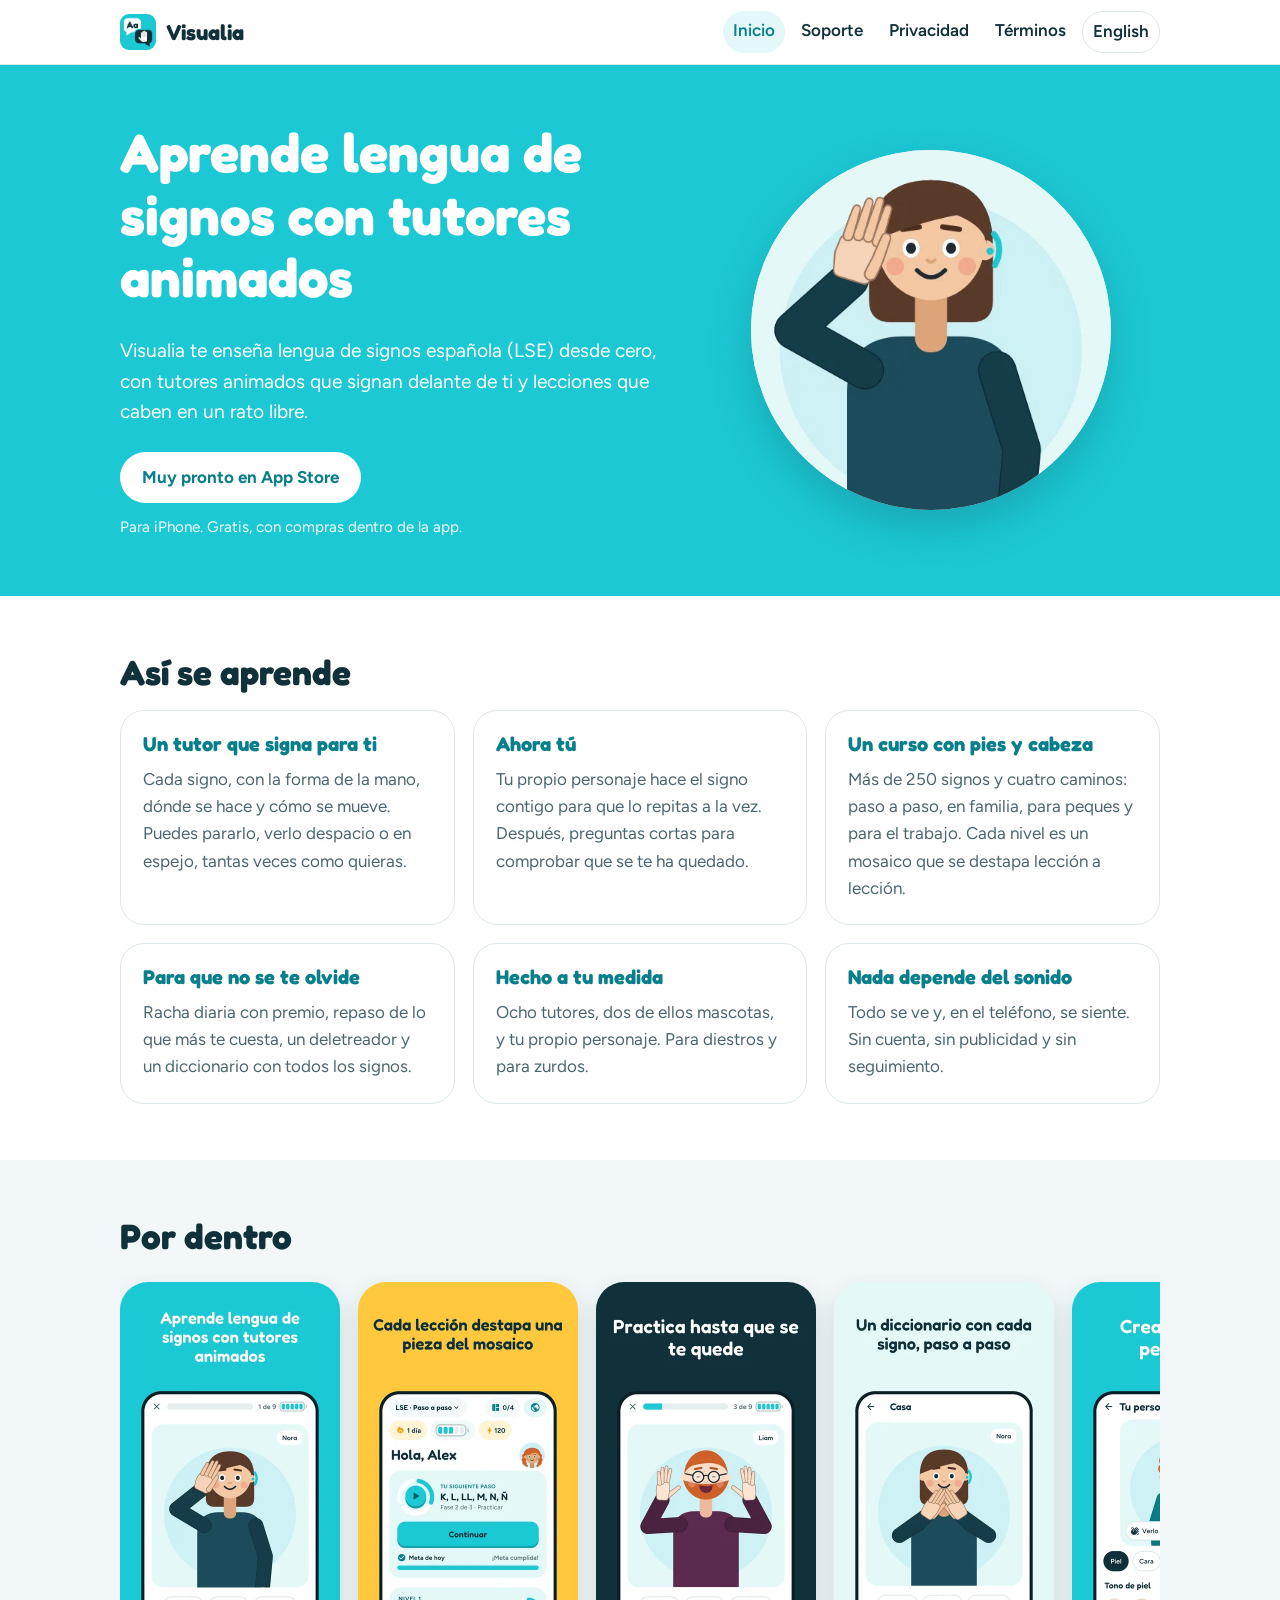
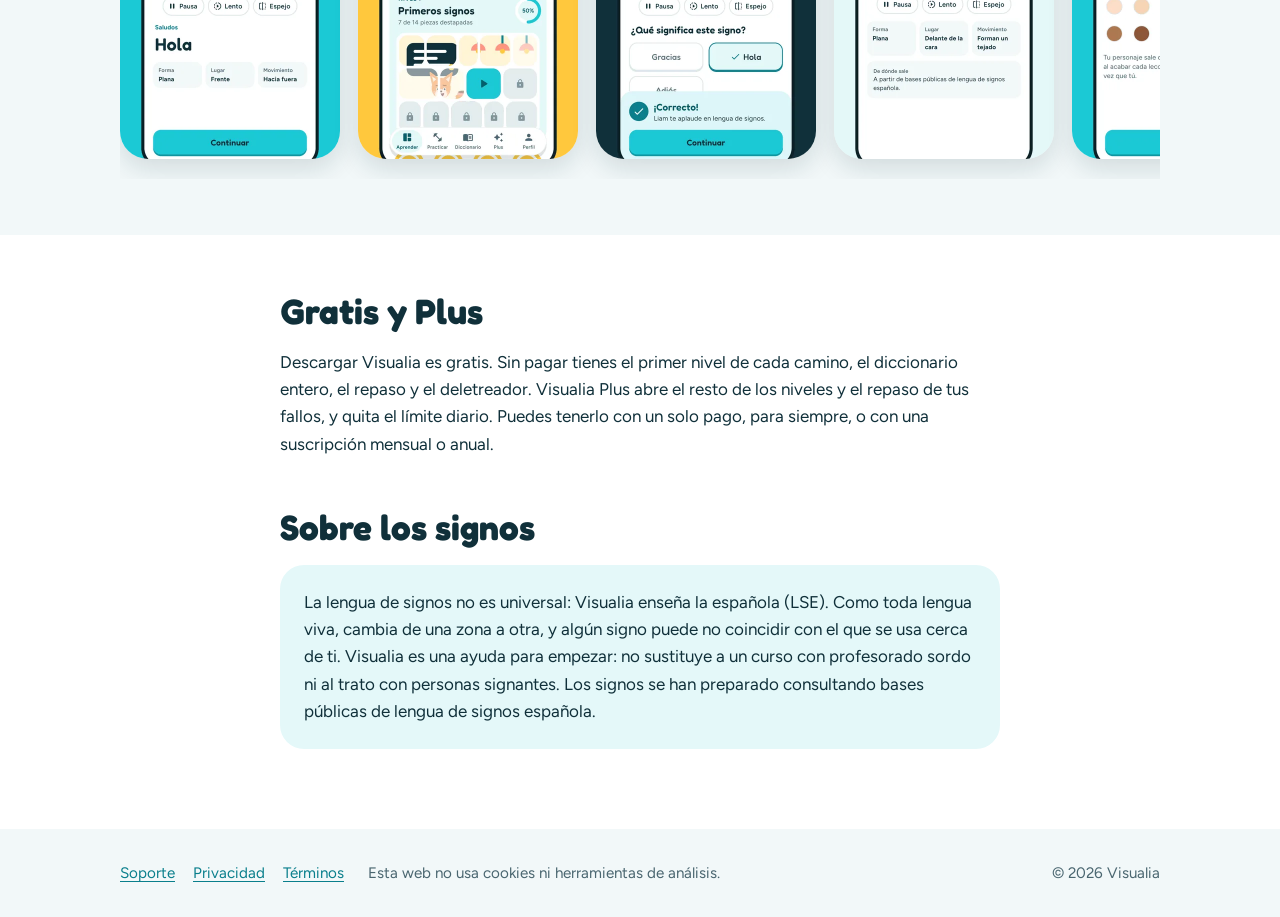
<file: index.html>
<!doctype html>
<html lang="es">
<head>
<meta charset="utf-8">
<meta name="viewport" content="width=device-width, initial-scale=1">
<title>Visualia · Aprende lengua de signos con tutores animados</title>
<meta name="description" content="Aprende lengua de signos española (LSE) desde cero con tutores animados. Para iPhone.">
<meta name="theme-color" content="#1cc8d4">
<link rel="icon" type="image/png" sizes="32x32" href="img/icono-32.png">
<link rel="apple-touch-icon" href="img/icono-180.png">
<link rel="alternate" hreflang="es" href="index.html">
<link rel="alternate" hreflang="en" href="en/index.html">
<link rel="stylesheet" href="estilo.css">
</head>
<body>
<a class="skip" href="#contenido">Saltar al contenido</a>
<header class="top"><div class="wrap">
<a class="brand" href="index.html"><img src="img/icono-192.png" alt="" width="36" height="36"><span>Visualia</span></a>
<nav class="main" aria-label="Inicio"><a href="index.html" aria-current=page>Inicio</a><a href="soporte.html">Soporte</a><a href="privacidad.html">Privacidad</a><a href="terminos.html">Términos</a><a class="lang" href="en/index.html" lang="en" hreflang="en">English</a></nav>
</div></header>
<main id="contenido">
<section class="hero"><div class="wrap">
<div>
<h1>Aprende lengua de signos con tutores animados</h1>
<p class="lead">Visualia te enseña lengua de signos española (LSE) desde cero, con tutores animados que signan delante de ti y lecciones que caben en un rato libre.</p>
<span class="pill">Muy pronto en App Store</span>
<small>Para iPhone. Gratis, con compras dentro de la app.</small>
</div>
<div class="tutor"><picture>
<source srcset="img/tutores/hola-nora-quieta.webp" media="(prefers-reduced-motion: reduce)">
<img src="img/tutores/hola-nora.webp" width="480" height="480" alt="Una tutora de Visualia saluda en lengua de signos">
</picture></div>
</div></section>
<section class="block"><div class="wrap">
<h2>Así se aprende</h2>
<div class="grid"><div class="card"><h3>Un tutor que signa para ti</h3><p>Cada signo, con la forma de la mano, dónde se hace y cómo se mueve. Puedes pararlo, verlo despacio o en espejo, tantas veces como quieras.</p></div><div class="card"><h3>Ahora tú</h3><p>Tu propio personaje hace el signo contigo para que lo repitas a la vez. Después, preguntas cortas para comprobar que se te ha quedado.</p></div><div class="card"><h3>Un curso con pies y cabeza</h3><p>Más de 250 signos y cuatro caminos: paso a paso, en familia, para peques y para el trabajo. Cada nivel es un mosaico que se destapa lección a lección.</p></div><div class="card"><h3>Para que no se te olvide</h3><p>Racha diaria con premio, repaso de lo que más te cuesta, un deletreador y un diccionario con todos los signos.</p></div><div class="card"><h3>Hecho a tu medida</h3><p>Ocho tutores, dos de ellos mascotas, y tu propio personaje. Para diestros y para zurdos.</p></div><div class="card"><h3>Nada depende del sonido</h3><p>Todo se ve y, en el teléfono, se siente. Sin cuenta, sin publicidad y sin seguimiento.</p></div></div>
</div></section>
<section class="block alt"><div class="wrap">
<h2>Por dentro</h2>
<div class="shots" tabindex="0" role="region" aria-label="Por dentro"><img src="img/capturas/es/01-leccion.webp" width="440" height="953" loading="lazy" alt="Una lección: el tutor signa «hola»"><img src="img/capturas/es/02-mosaico.webp" width="440" height="953" loading="lazy" alt="El mosaico de un nivel"><img src="img/capturas/es/03-pregunta.webp" width="440" height="953" loading="lazy" alt="Una pregunta para practicar"><img src="img/capturas/es/04-diccionario.webp" width="440" height="953" loading="lazy" alt="El diccionario de signos"><img src="img/capturas/es/05-personaje.webp" width="440" height="953" loading="lazy" alt="Crear tu personaje"><img src="img/capturas/es/06-racha.webp" width="440" height="953" loading="lazy" alt="La racha diaria"><img src="img/capturas/es/07-tutores.webp" width="440" height="953" loading="lazy" alt="Los tutores"></div>
</div></section>
<section class="block"><div class="wrap narrow">
<h2>Gratis y Plus</h2>
<p>Descargar Visualia es gratis. Sin pagar tienes el primer nivel de cada camino, el diccionario entero, el repaso y el deletreador. Visualia Plus abre el resto de los niveles y el repaso de tus fallos, y quita el límite diario. Puedes tenerlo con un solo pago, para siempre, o con una suscripción mensual o anual.</p>
<h2 style="margin-top:1.4em">Sobre los signos</h2>
<div class="note"><p>La lengua de signos no es universal: Visualia enseña la española (LSE). Como toda lengua viva, cambia de una zona a otra, y algún signo puede no coincidir con el que se usa cerca de ti. Visualia es una ayuda para empezar: no sustituye a un curso con profesorado sordo ni al trato con personas signantes. Los signos se han preparado consultando bases públicas de lengua de signos española.</p></div>
</div></section>
</main>
<footer class="bottom"><div class="wrap">
<nav aria-label="Legal"><a href="soporte.html">Soporte</a><a href="privacidad.html">Privacidad</a><a href="terminos.html">Términos</a></nav>
<p>Esta web no usa cookies ni herramientas de análisis.</p>
<p class="end">© 2026 Visualia</p>
</div></footer>
</body>
</html>
</file>
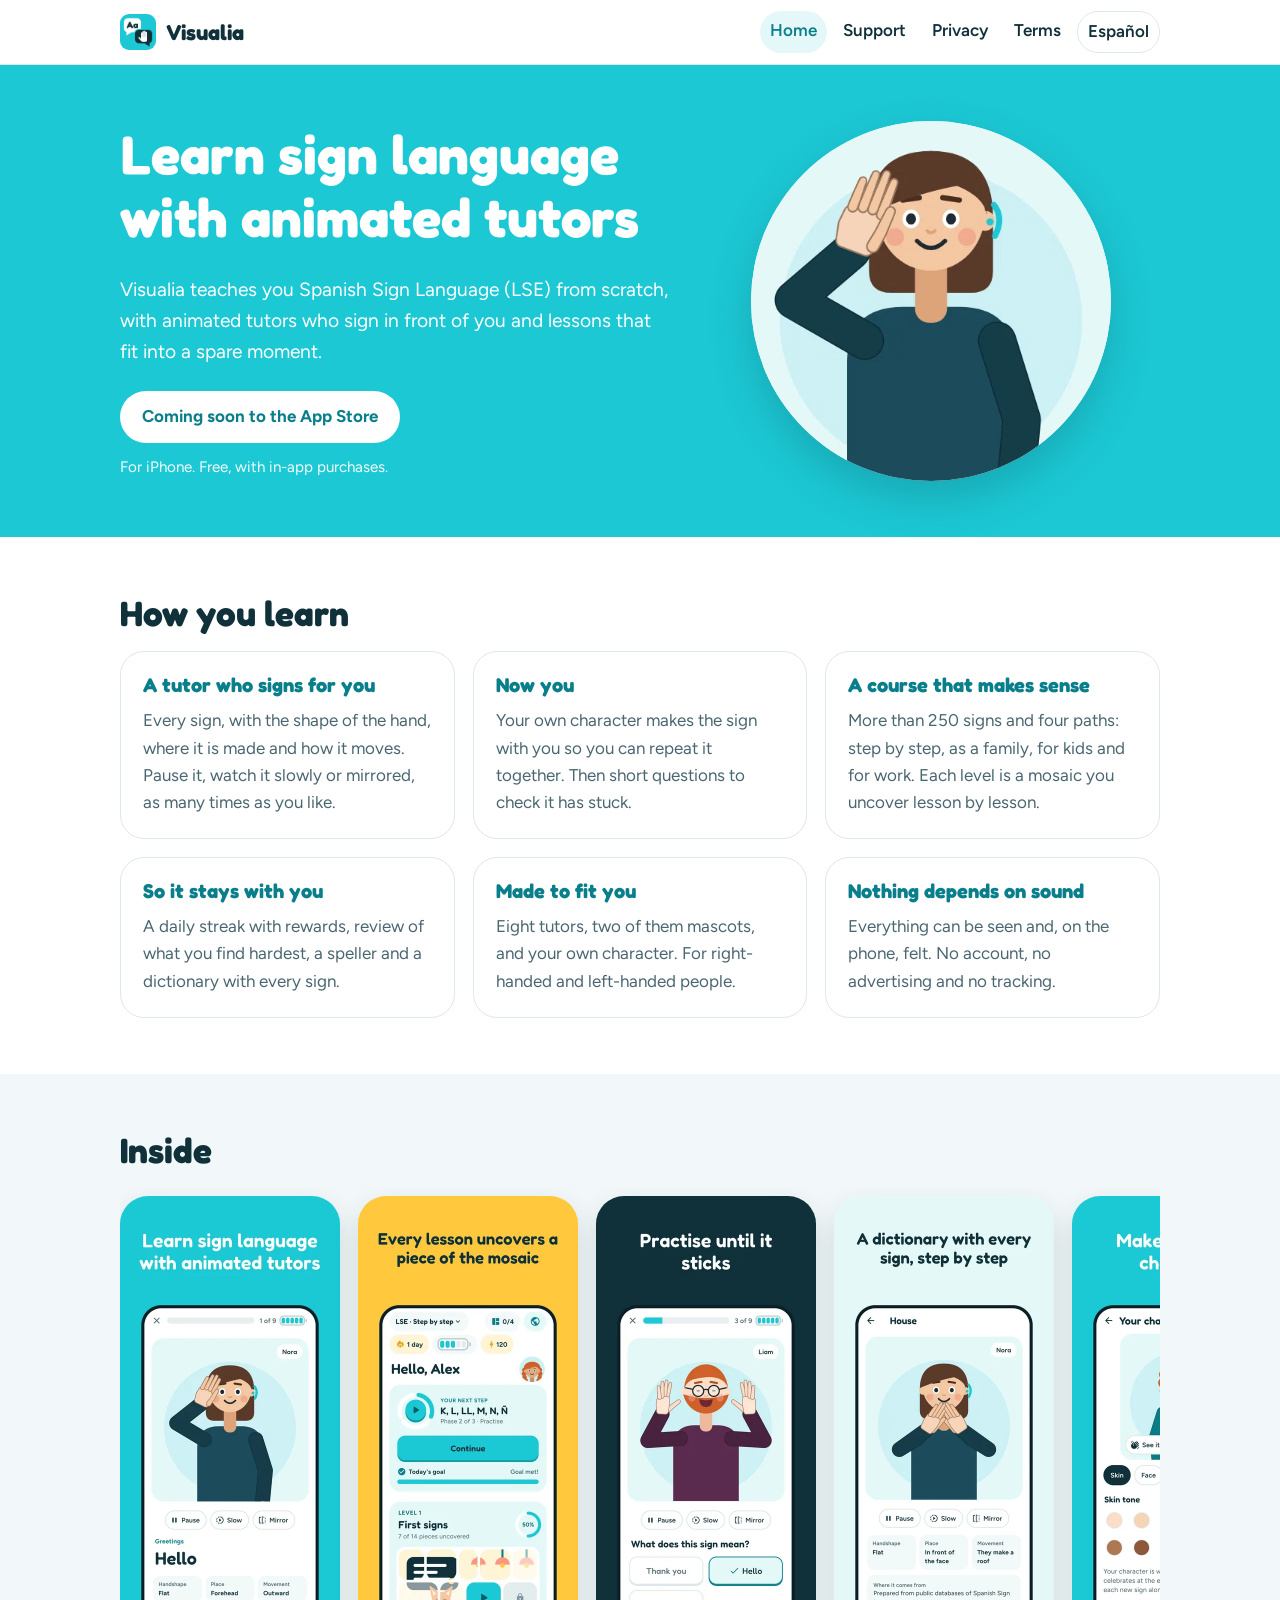
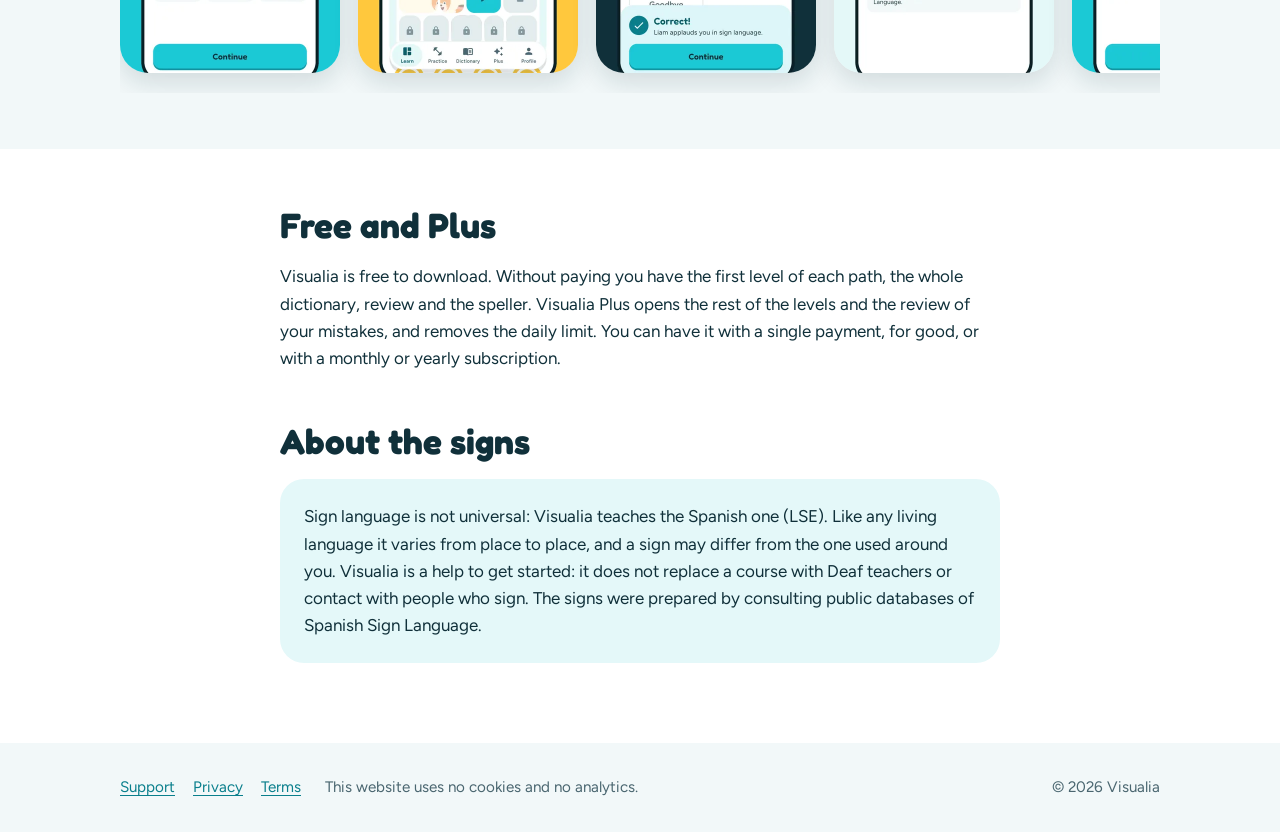
<file: en/index.html>
<!doctype html>
<html lang="en">
<head>
<meta charset="utf-8">
<meta name="viewport" content="width=device-width, initial-scale=1">
<title>Visualia · Learn sign language with animated tutors</title>
<meta name="description" content="Learn Spanish Sign Language (LSE) from scratch with animated tutors. For iPhone.">
<meta name="theme-color" content="#1cc8d4">
<link rel="icon" type="image/png" sizes="32x32" href="../img/icono-32.png">
<link rel="apple-touch-icon" href="../img/icono-180.png">
<link rel="alternate" hreflang="es" href="../index.html">
<link rel="alternate" hreflang="en" href="../en/index.html">
<link rel="stylesheet" href="../estilo.css">
</head>
<body>
<a class="skip" href="#contenido">Skip to content</a>
<header class="top"><div class="wrap">
<a class="brand" href="index.html"><img src="../img/icono-192.png" alt="" width="36" height="36"><span>Visualia</span></a>
<nav class="main" aria-label="Home"><a href="index.html" aria-current=page>Home</a><a href="support.html">Support</a><a href="privacy.html">Privacy</a><a href="terms.html">Terms</a><a class="lang" href="../index.html" lang="es" hreflang="es">Español</a></nav>
</div></header>
<main id="contenido">
<section class="hero"><div class="wrap">
<div>
<h1>Learn sign language with animated tutors</h1>
<p class="lead">Visualia teaches you Spanish Sign Language (LSE) from scratch, with animated tutors who sign in front of you and lessons that fit into a spare moment.</p>
<span class="pill">Coming soon to the App Store</span>
<small>For iPhone. Free, with in-app purchases.</small>
</div>
<div class="tutor"><picture>
<source srcset="../img/tutores/hola-nora-quieta.webp" media="(prefers-reduced-motion: reduce)">
<img src="../img/tutores/hola-nora.webp" width="480" height="480" alt="A Visualia tutor says hello in sign language">
</picture></div>
</div></section>
<section class="block"><div class="wrap">
<h2>How you learn</h2>
<div class="grid"><div class="card"><h3>A tutor who signs for you</h3><p>Every sign, with the shape of the hand, where it is made and how it moves. Pause it, watch it slowly or mirrored, as many times as you like.</p></div><div class="card"><h3>Now you</h3><p>Your own character makes the sign with you so you can repeat it together. Then short questions to check it has stuck.</p></div><div class="card"><h3>A course that makes sense</h3><p>More than 250 signs and four paths: step by step, as a family, for kids and for work. Each level is a mosaic you uncover lesson by lesson.</p></div><div class="card"><h3>So it stays with you</h3><p>A daily streak with rewards, review of what you find hardest, a speller and a dictionary with every sign.</p></div><div class="card"><h3>Made to fit you</h3><p>Eight tutors, two of them mascots, and your own character. For right-handed and left-handed people.</p></div><div class="card"><h3>Nothing depends on sound</h3><p>Everything can be seen and, on the phone, felt. No account, no advertising and no tracking.</p></div></div>
</div></section>
<section class="block alt"><div class="wrap">
<h2>Inside</h2>
<div class="shots" tabindex="0" role="region" aria-label="Inside"><img src="../img/capturas/en/01-leccion.webp" width="440" height="953" loading="lazy" alt="A lesson: the tutor signs “hello”"><img src="../img/capturas/en/02-mosaico.webp" width="440" height="953" loading="lazy" alt="The mosaic of a level"><img src="../img/capturas/en/03-pregunta.webp" width="440" height="953" loading="lazy" alt="A practice question"><img src="../img/capturas/en/04-diccionario.webp" width="440" height="953" loading="lazy" alt="The sign dictionary"><img src="../img/capturas/en/05-personaje.webp" width="440" height="953" loading="lazy" alt="Making your character"><img src="../img/capturas/en/06-racha.webp" width="440" height="953" loading="lazy" alt="The daily streak"><img src="../img/capturas/en/07-tutores.webp" width="440" height="953" loading="lazy" alt="The tutors"></div>
</div></section>
<section class="block"><div class="wrap narrow">
<h2>Free and Plus</h2>
<p>Visualia is free to download. Without paying you have the first level of each path, the whole dictionary, review and the speller. Visualia Plus opens the rest of the levels and the review of your mistakes, and removes the daily limit. You can have it with a single payment, for good, or with a monthly or yearly subscription.</p>
<h2 style="margin-top:1.4em">About the signs</h2>
<div class="note"><p>Sign language is not universal: Visualia teaches the Spanish one (LSE). Like any living language it varies from place to place, and a sign may differ from the one used around you. Visualia is a help to get started: it does not replace a course with Deaf teachers or contact with people who sign. The signs were prepared by consulting public databases of Spanish Sign Language.</p></div>
</div></section>
</main>
<footer class="bottom"><div class="wrap">
<nav aria-label="Legal"><a href="support.html">Support</a><a href="privacy.html">Privacy</a><a href="terms.html">Terms</a></nav>
<p>This website uses no cookies and no analytics.</p>
<p class="end">© 2026 Visualia</p>
</div></footer>
</body>
</html>
</file>
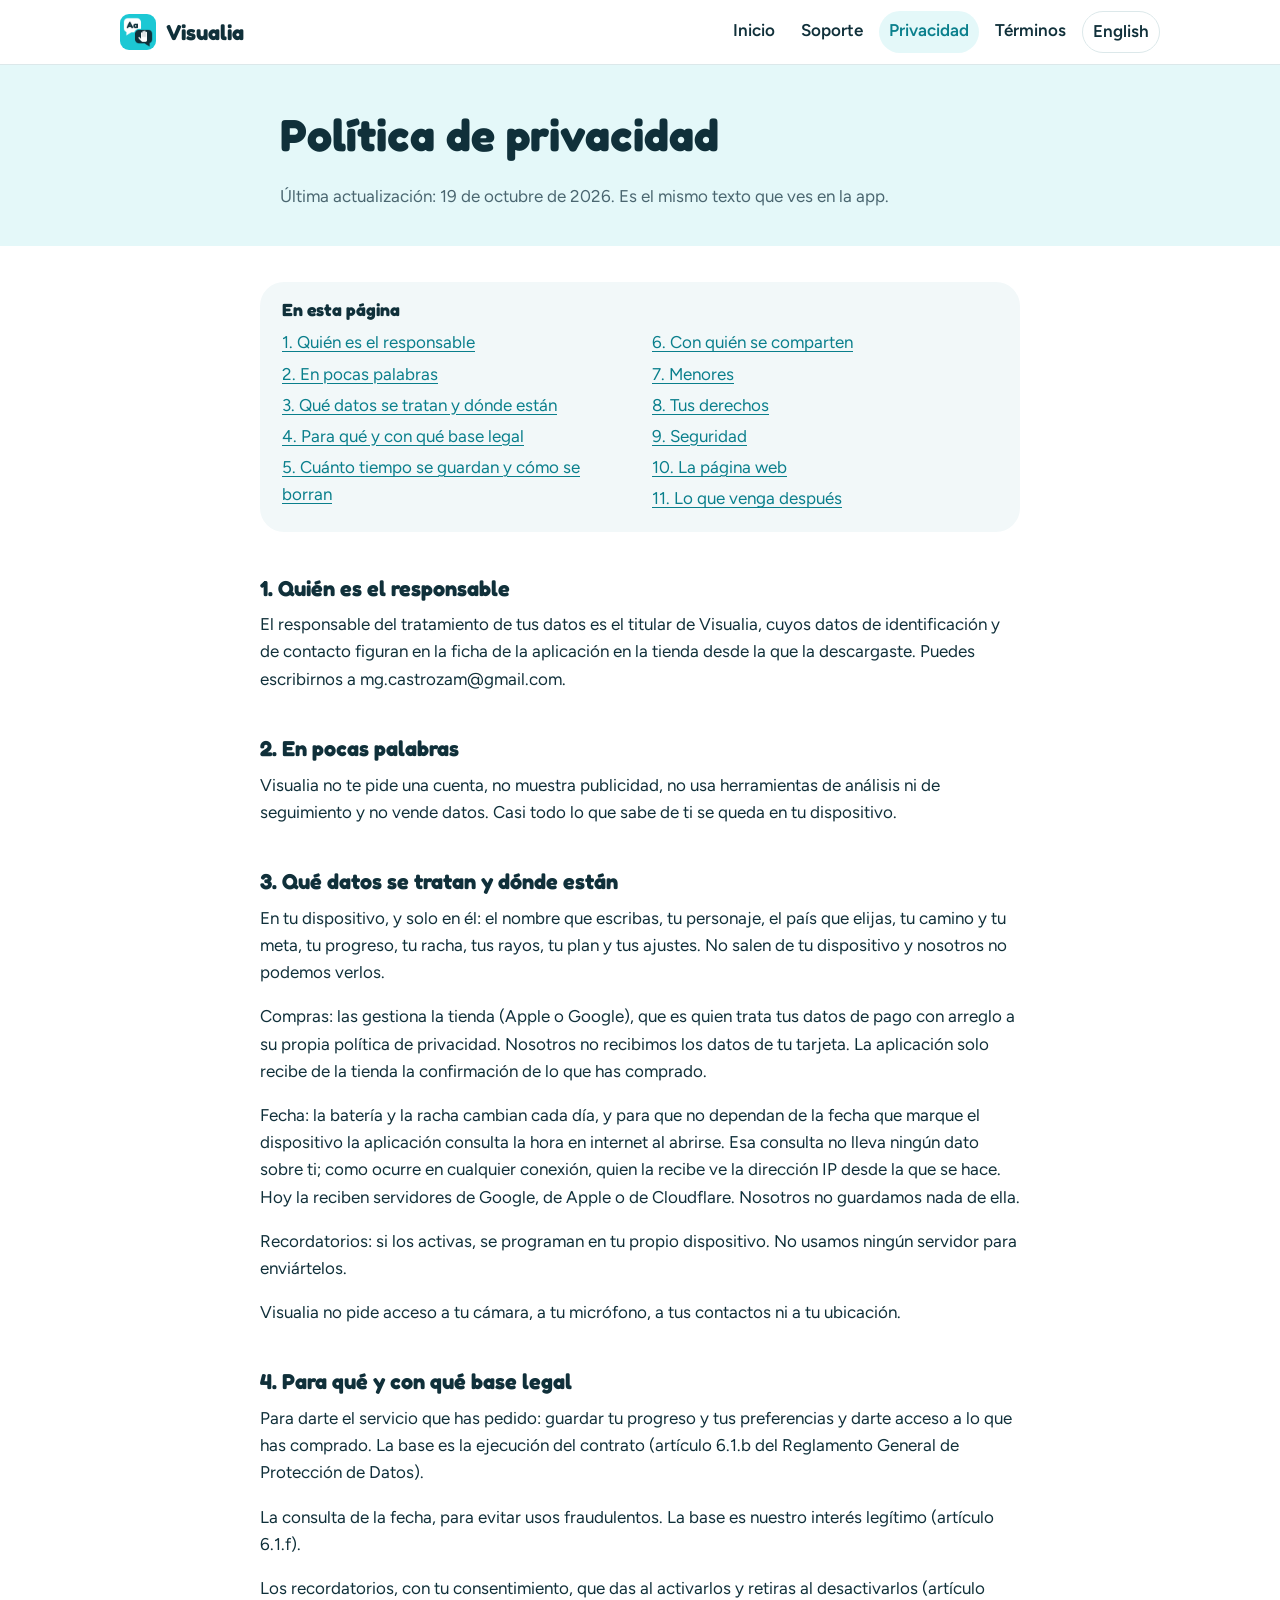
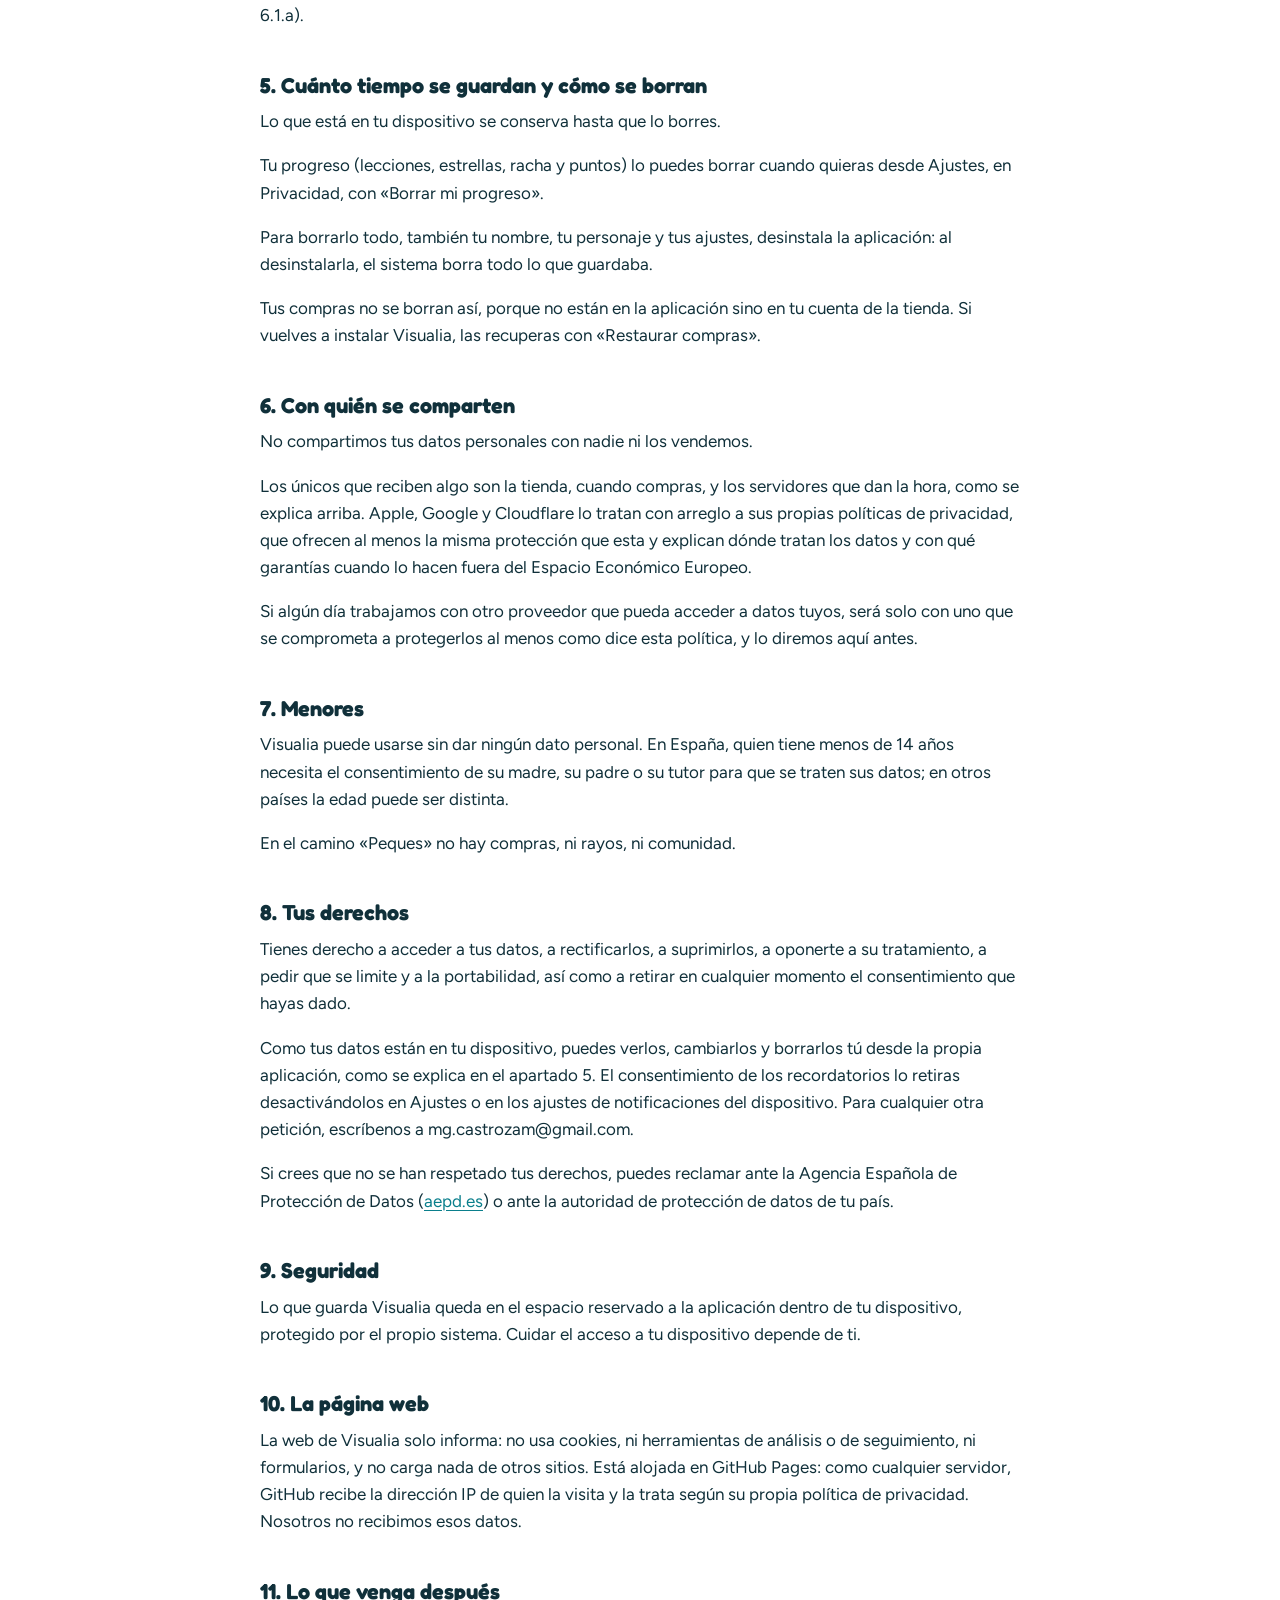
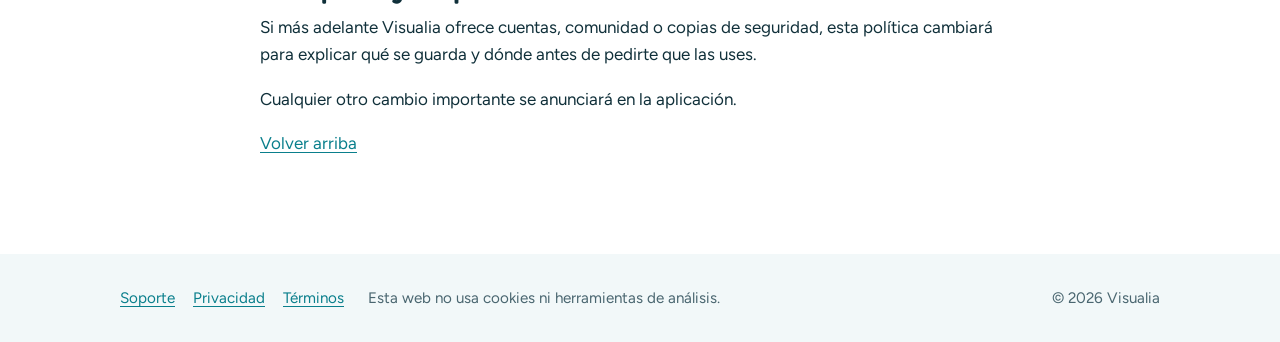
<file: privacidad.html>
<!doctype html>
<html lang="es">
<head>
<meta charset="utf-8">
<meta name="viewport" content="width=device-width, initial-scale=1">
<title>Política de privacidad · Visualia</title>
<meta name="description" content="Política de privacidad de Visualia.">
<meta name="theme-color" content="#1cc8d4">
<link rel="icon" type="image/png" sizes="32x32" href="img/icono-32.png">
<link rel="apple-touch-icon" href="img/icono-180.png">
<link rel="alternate" hreflang="es" href="privacidad.html">
<link rel="alternate" hreflang="en" href="en/privacy.html">
<link rel="stylesheet" href="estilo.css">
</head>
<body>
<a class="skip" href="#contenido">Saltar al contenido</a>
<header class="top"><div class="wrap">
<a class="brand" href="index.html"><img src="img/icono-192.png" alt="" width="36" height="36"><span>Visualia</span></a>
<nav class="main" aria-label="Inicio"><a href="index.html">Inicio</a><a href="soporte.html">Soporte</a><a href="privacidad.html" aria-current=page>Privacidad</a><a href="terminos.html">Términos</a><a class="lang" href="en/privacy.html" lang="en" hreflang="en">English</a></nav>
</div></header>
<main id="contenido">
<section class="page-head"><div class="wrap narrow">
<h1>Política de privacidad</h1>
<p>Última actualización: 19 de octubre de 2026. Es el mismo texto que ves en la app.</p>
</div></section>
<div class="wrap narrow legal">
<nav class="toc" aria-label="En esta página"><h2>En esta página</h2><ol><li><a href="#s1">1. Quién es el responsable</a></li><li><a href="#s2">2. En pocas palabras</a></li><li><a href="#s3">3. Qué datos se tratan y dónde están</a></li><li><a href="#s4">4. Para qué y con qué base legal</a></li><li><a href="#s5">5. Cuánto tiempo se guardan y cómo se borran</a></li><li><a href="#s6">6. Con quién se comparten</a></li><li><a href="#s7">7. Menores</a></li><li><a href="#s8">8. Tus derechos</a></li><li><a href="#s9">9. Seguridad</a></li><li><a href="#s10">10. La página web</a></li><li><a href="#s11">11. Lo que venga después</a></li></ol></nav>
<h2 id="s1">1. Quién es el responsable</h2><p>El responsable del tratamiento de tus datos es el titular de Visualia, cuyos datos de identificación y de contacto figuran en la ficha de la aplicación en la tienda desde la que la descargaste. Puedes escribirnos a mg.castrozam@gmail.com.</p><h2 id="s2">2. En pocas palabras</h2><p>Visualia no te pide una cuenta, no muestra publicidad, no usa herramientas de análisis ni de seguimiento y no vende datos. Casi todo lo que sabe de ti se queda en tu dispositivo.</p><h2 id="s3">3. Qué datos se tratan y dónde están</h2><p>En tu dispositivo, y solo en él: el nombre que escribas, tu personaje, el país que elijas, tu camino y tu meta, tu progreso, tu racha, tus rayos, tu plan y tus ajustes. No salen de tu dispositivo y nosotros no podemos verlos.</p><p>Compras: las gestiona la tienda (Apple o Google), que es quien trata tus datos de pago con arreglo a su propia política de privacidad. Nosotros no recibimos los datos de tu tarjeta. La aplicación solo recibe de la tienda la confirmación de lo que has comprado.</p><p>Fecha: la batería y la racha cambian cada día, y para que no dependan de la fecha que marque el dispositivo la aplicación consulta la hora en internet al abrirse. Esa consulta no lleva ningún dato sobre ti; como ocurre en cualquier conexión, quien la recibe ve la dirección IP desde la que se hace. Hoy la reciben servidores de Google, de Apple o de Cloudflare. Nosotros no guardamos nada de ella.</p><p>Recordatorios: si los activas, se programan en tu propio dispositivo. No usamos ningún servidor para enviártelos.</p><p>Visualia no pide acceso a tu cámara, a tu micrófono, a tus contactos ni a tu ubicación.</p><h2 id="s4">4. Para qué y con qué base legal</h2><p>Para darte el servicio que has pedido: guardar tu progreso y tus preferencias y darte acceso a lo que has comprado. La base es la ejecución del contrato (artículo 6.1.b del Reglamento General de Protección de Datos).</p><p>La consulta de la fecha, para evitar usos fraudulentos. La base es nuestro interés legítimo (artículo 6.1.f).</p><p>Los recordatorios, con tu consentimiento, que das al activarlos y retiras al desactivarlos (artículo 6.1.a).</p><h2 id="s5">5. Cuánto tiempo se guardan y cómo se borran</h2><p>Lo que está en tu dispositivo se conserva hasta que lo borres.</p><p>Tu progreso (lecciones, estrellas, racha y puntos) lo puedes borrar cuando quieras desde Ajustes, en Privacidad, con «Borrar mi progreso».</p><p>Para borrarlo todo, también tu nombre, tu personaje y tus ajustes, desinstala la aplicación: al desinstalarla, el sistema borra todo lo que guardaba.</p><p>Tus compras no se borran así, porque no están en la aplicación sino en tu cuenta de la tienda. Si vuelves a instalar Visualia, las recuperas con «Restaurar compras».</p><h2 id="s6">6. Con quién se comparten</h2><p>No compartimos tus datos personales con nadie ni los vendemos.</p><p>Los únicos que reciben algo son la tienda, cuando compras, y los servidores que dan la hora, como se explica arriba. Apple, Google y Cloudflare lo tratan con arreglo a sus propias políticas de privacidad, que ofrecen al menos la misma protección que esta y explican dónde tratan los datos y con qué garantías cuando lo hacen fuera del Espacio Económico Europeo.</p><p>Si algún día trabajamos con otro proveedor que pueda acceder a datos tuyos, será solo con uno que se comprometa a protegerlos al menos como dice esta política, y lo diremos aquí antes.</p><h2 id="s7">7. Menores</h2><p>Visualia puede usarse sin dar ningún dato personal. En España, quien tiene menos de 14 años necesita el consentimiento de su madre, su padre o su tutor para que se traten sus datos; en otros países la edad puede ser distinta.</p><p>En el camino «Peques» no hay compras, ni rayos, ni comunidad.</p><h2 id="s8">8. Tus derechos</h2><p>Tienes derecho a acceder a tus datos, a rectificarlos, a suprimirlos, a oponerte a su tratamiento, a pedir que se limite y a la portabilidad, así como a retirar en cualquier momento el consentimiento que hayas dado.</p><p>Como tus datos están en tu dispositivo, puedes verlos, cambiarlos y borrarlos tú desde la propia aplicación, como se explica en el apartado 5. El consentimiento de los recordatorios lo retiras desactivándolos en Ajustes o en los ajustes de notificaciones del dispositivo. Para cualquier otra petición, escríbenos a mg.castrozam@gmail.com.</p><p>Si crees que no se han respetado tus derechos, puedes reclamar ante la Agencia Española de Protección de Datos (<a href="https://www.aepd.es">aepd.es</a>) o ante la autoridad de protección de datos de tu país.</p><h2 id="s9">9. Seguridad</h2><p>Lo que guarda Visualia queda en el espacio reservado a la aplicación dentro de tu dispositivo, protegido por el propio sistema. Cuidar el acceso a tu dispositivo depende de ti.</p><h2 id="s10">10. La página web</h2><p>La web de Visualia solo informa: no usa cookies, ni herramientas de análisis o de seguimiento, ni formularios, y no carga nada de otros sitios. Está alojada en GitHub Pages: como cualquier servidor, GitHub recibe la dirección IP de quien la visita y la trata según su propia política de privacidad. Nosotros no recibimos esos datos.</p><h2 id="s11">11. Lo que venga después</h2><p>Si más adelante Visualia ofrece cuentas, comunidad o copias de seguridad, esta política cambiará para explicar qué se guarda y dónde antes de pedirte que las uses.</p><p>Cualquier otro cambio importante se anunciará en la aplicación.</p>
<p><a href="#contenido">Volver arriba</a></p>
</div>
</main>
<footer class="bottom"><div class="wrap">
<nav aria-label="Legal"><a href="soporte.html">Soporte</a><a href="privacidad.html">Privacidad</a><a href="terminos.html">Términos</a></nav>
<p>Esta web no usa cookies ni herramientas de análisis.</p>
<p class="end">© 2026 Visualia</p>
</div></footer>
</body>
</html>
</file>
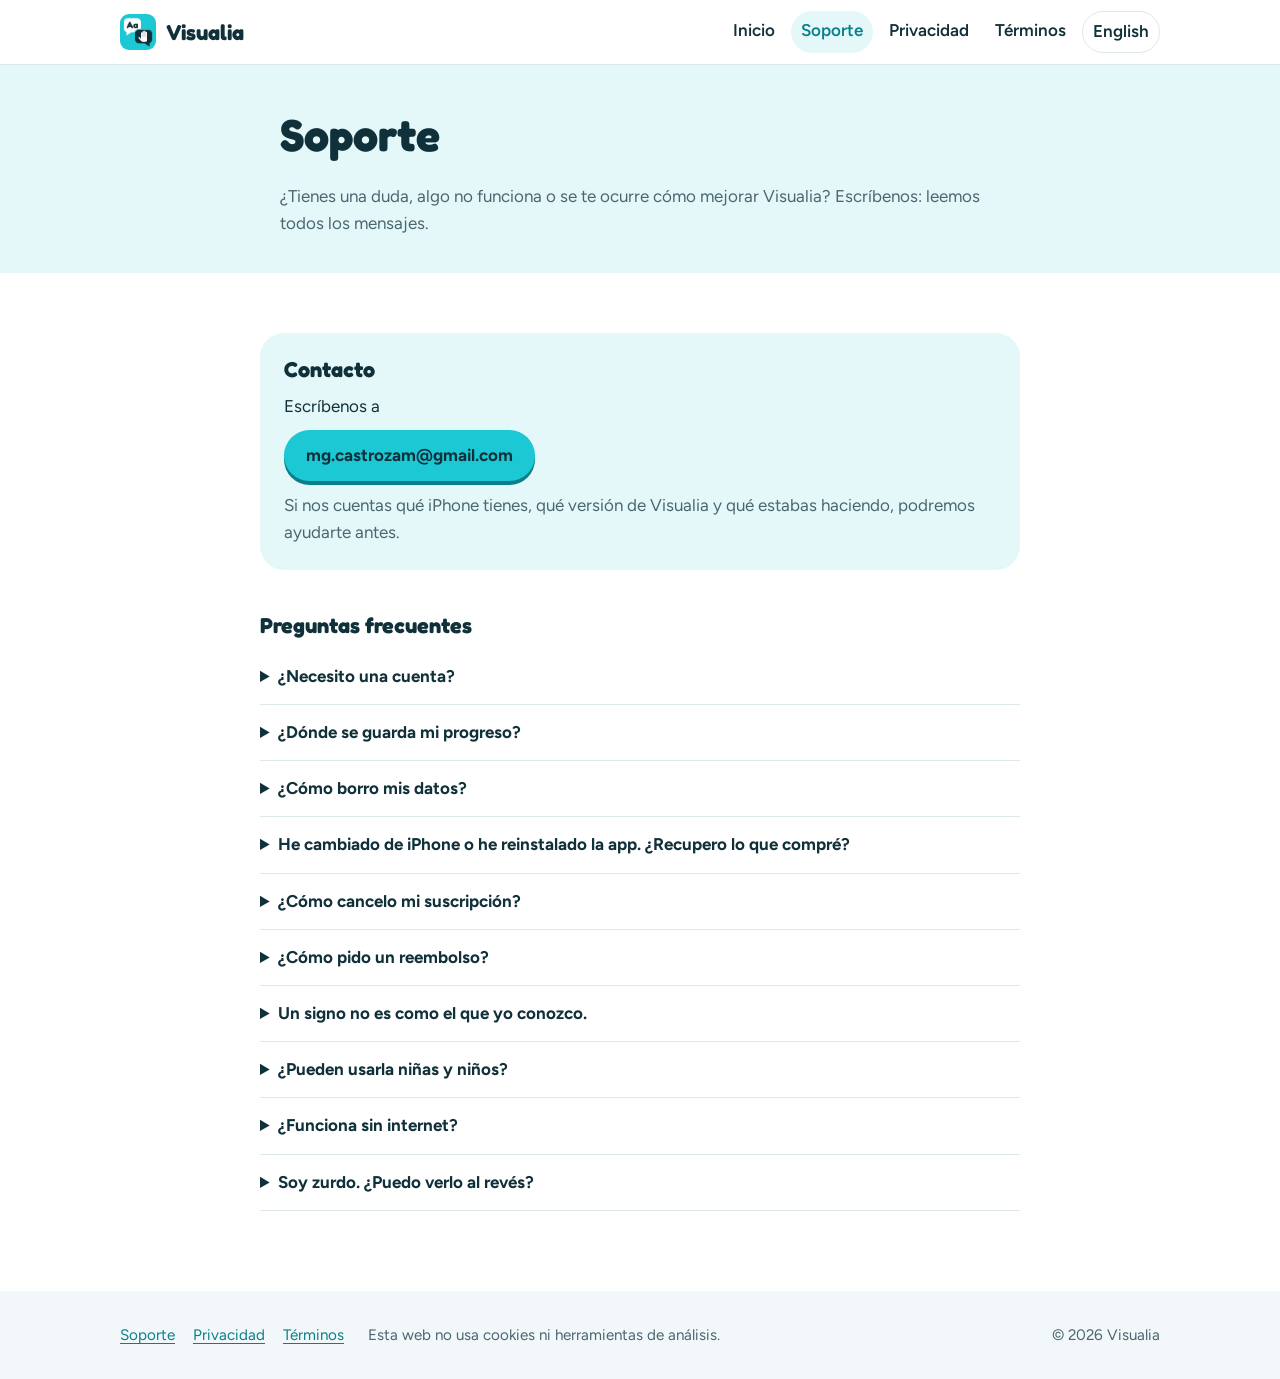
<file: soporte.html>
<!doctype html>
<html lang="es">
<head>
<meta charset="utf-8">
<meta name="viewport" content="width=device-width, initial-scale=1">
<title>Soporte · Visualia</title>
<meta name="description" content="Ayuda y contacto de Visualia.">
<meta name="theme-color" content="#1cc8d4">
<link rel="icon" type="image/png" sizes="32x32" href="img/icono-32.png">
<link rel="apple-touch-icon" href="img/icono-180.png">
<link rel="alternate" hreflang="es" href="soporte.html">
<link rel="alternate" hreflang="en" href="en/support.html">
<link rel="stylesheet" href="estilo.css">
</head>
<body>
<a class="skip" href="#contenido">Saltar al contenido</a>
<header class="top"><div class="wrap">
<a class="brand" href="index.html"><img src="img/icono-192.png" alt="" width="36" height="36"><span>Visualia</span></a>
<nav class="main" aria-label="Inicio"><a href="index.html">Inicio</a><a href="soporte.html" aria-current=page>Soporte</a><a href="privacidad.html">Privacidad</a><a href="terminos.html">Términos</a><a class="lang" href="en/support.html" lang="en" hreflang="en">English</a></nav>
</div></header>
<main id="contenido">
<section class="page-head"><div class="wrap narrow">
<h1>Soporte</h1>
<p>¿Tienes una duda, algo no funciona o se te ocurre cómo mejorar Visualia? Escríbenos: leemos todos los mensajes.</p>
</div></section>
<div class="wrap narrow legal">
<div class="contact">
<h2>Contacto</h2>
<p>Escríbenos a</p><p><a class="button" href="mailto:mg.castrozam@gmail.com">mg.castrozam@gmail.com</a></p>
<p>Si nos cuentas qué iPhone tienes, qué versión de Visualia y qué estabas haciendo, podremos ayudarte antes.</p>
</div>
<h2>Preguntas frecuentes</h2>
<details><summary>¿Necesito una cuenta?</summary><p>No. Visualia funciona sin cuenta y sin dar ningún dato personal.</p></details><details><summary>¿Dónde se guarda mi progreso?</summary><p>En tu iPhone, y solo en él. No sale de tu dispositivo y nosotros no podemos verlo. Si desinstalas la app, se borra.</p></details><details><summary>¿Cómo borro mis datos?</summary><p>Tu progreso, desde Ajustes, en Privacidad, con «Borrar mi progreso». Para borrarlo todo, también tu nombre y tu personaje, desinstala la app.</p></details><details><summary>He cambiado de iPhone o he reinstalado la app. ¿Recupero lo que compré?</summary><p>Sí. Abre la pestaña Plus y toca «Restaurar compras». Lo que compraste está en tu cuenta de App Store, no en el teléfono.</p></details><details><summary>¿Cómo cancelo mi suscripción?</summary><p>En tu iPhone, abre Ajustes, toca tu nombre y luego Suscripciones. Hazlo al menos 24 horas antes de que termine el periodo. Seguirás teniendo Plus hasta el final de lo que ya pagaste. Desinstalar la app no cancela la suscripción.</p></details><details><summary>¿Cómo pido un reembolso?</summary><p>Los reembolsos los gestiona Apple, en <a href="https://reportaproblem.apple.com">reportaproblem.apple.com</a>.</p></details><details><summary>Un signo no es como el que yo conozco.</summary><p>Puede pasar: la lengua de signos cambia de una zona a otra y de una persona a otra. Cuéntanoslo, con el signo y dónde lo usáis, y lo revisaremos.</p></details><details><summary>¿Pueden usarla niñas y niños?</summary><p>Sí. El camino «Peques» está pensado para usarse en compañía de una persona adulta, y en él no hay compras, ni rayos, ni comunidad.</p></details><details><summary>¿Funciona sin internet?</summary><p>Casi todo, sí. De vez en cuando necesita conexión para confirmar la fecha, de la que dependen la batería y la racha, y para comprar.</p></details><details><summary>Soy zurdo. ¿Puedo verlo al revés?</summary><p>Sí: el modo espejo gira al tutor para que signes con tu mano buena.</p></details>
</div>
</main>
<footer class="bottom"><div class="wrap">
<nav aria-label="Legal"><a href="soporte.html">Soporte</a><a href="privacidad.html">Privacidad</a><a href="terminos.html">Términos</a></nav>
<p>Esta web no usa cookies ni herramientas de análisis.</p>
<p class="end">© 2026 Visualia</p>
</div></footer>
</body>
</html>
</file>
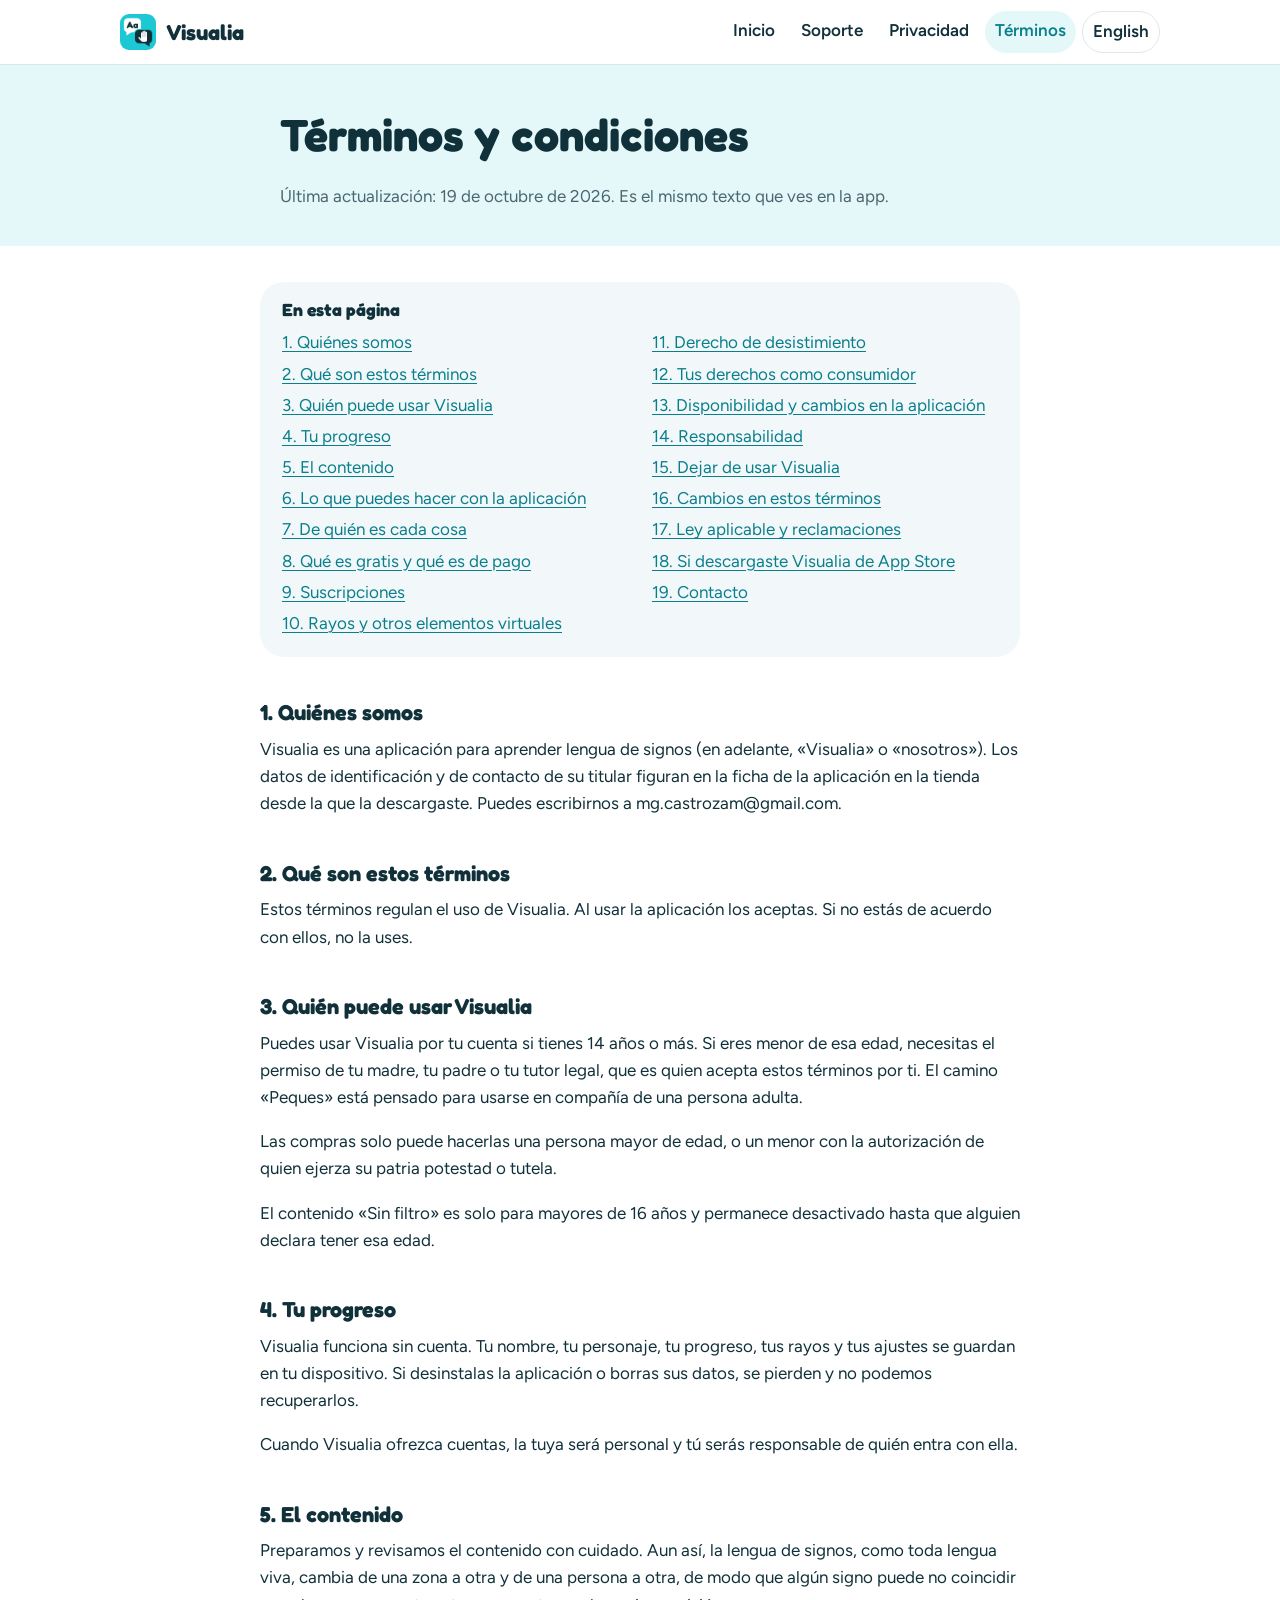
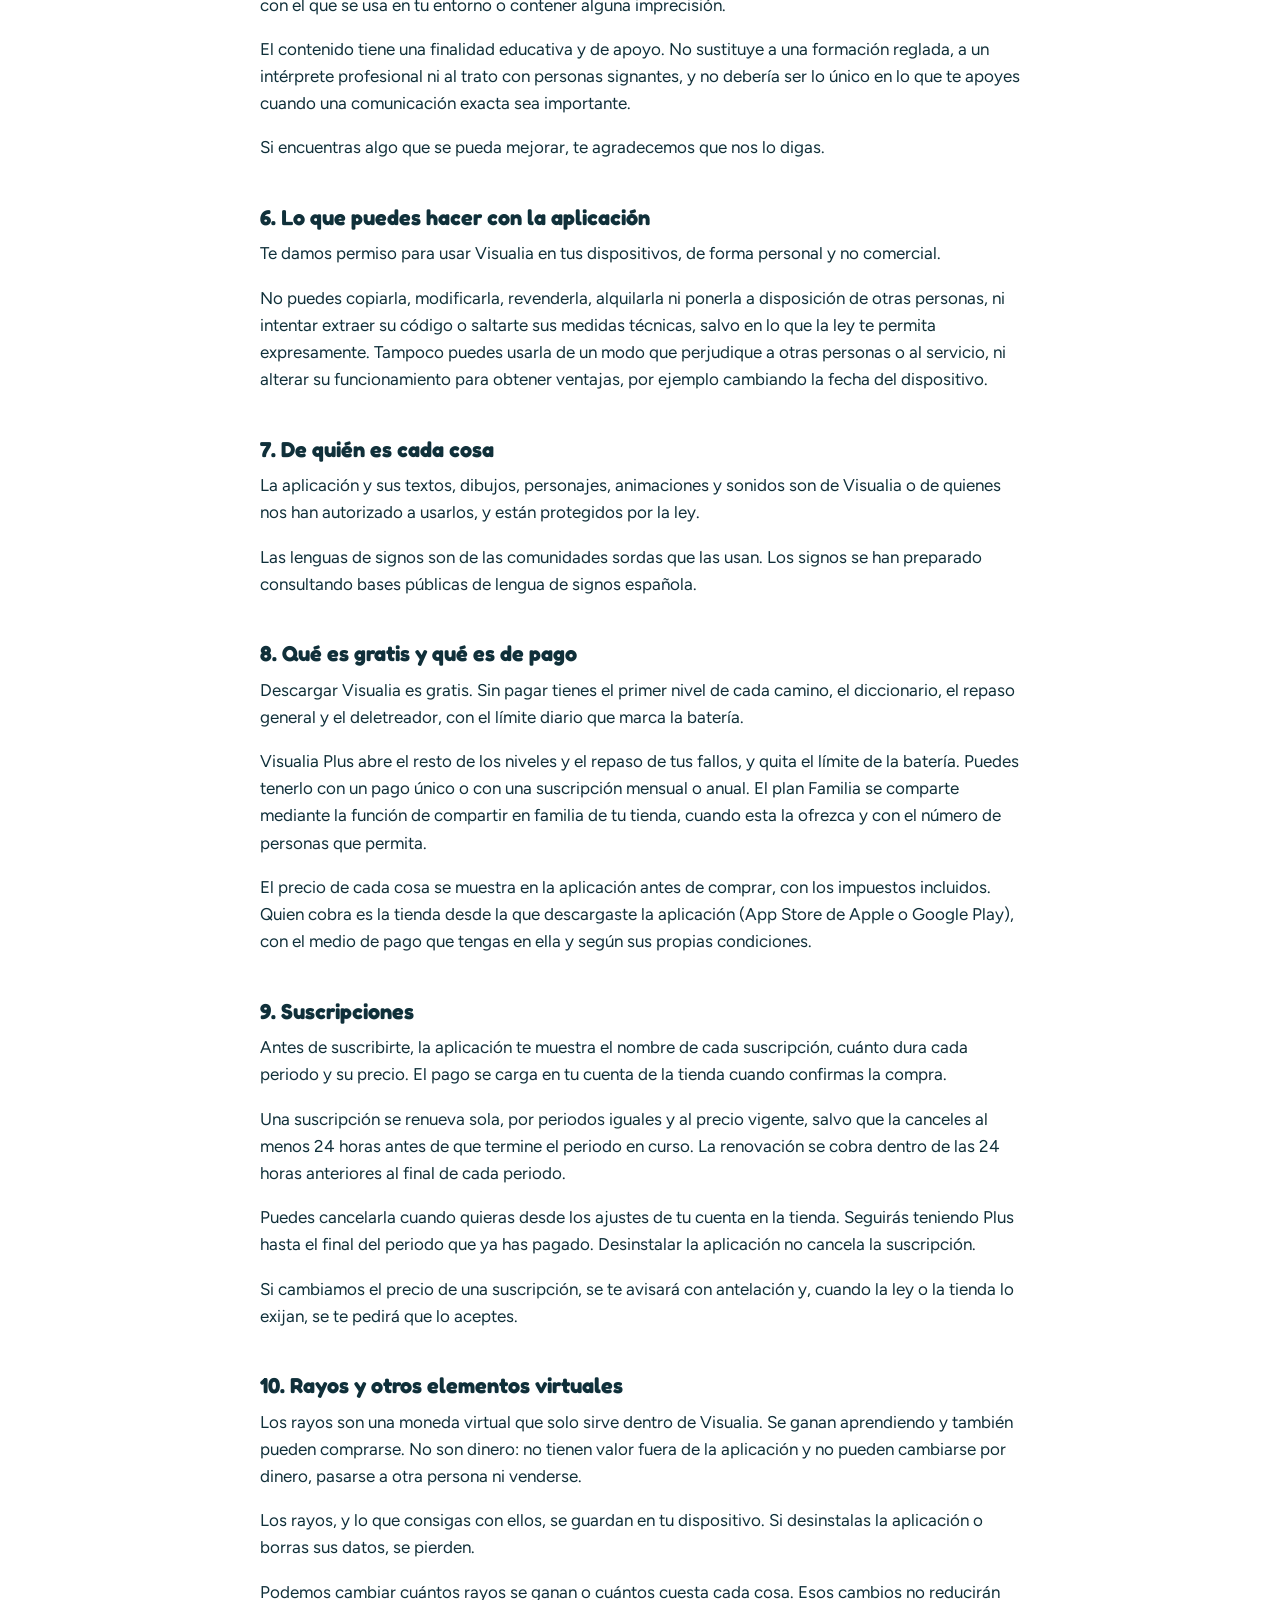
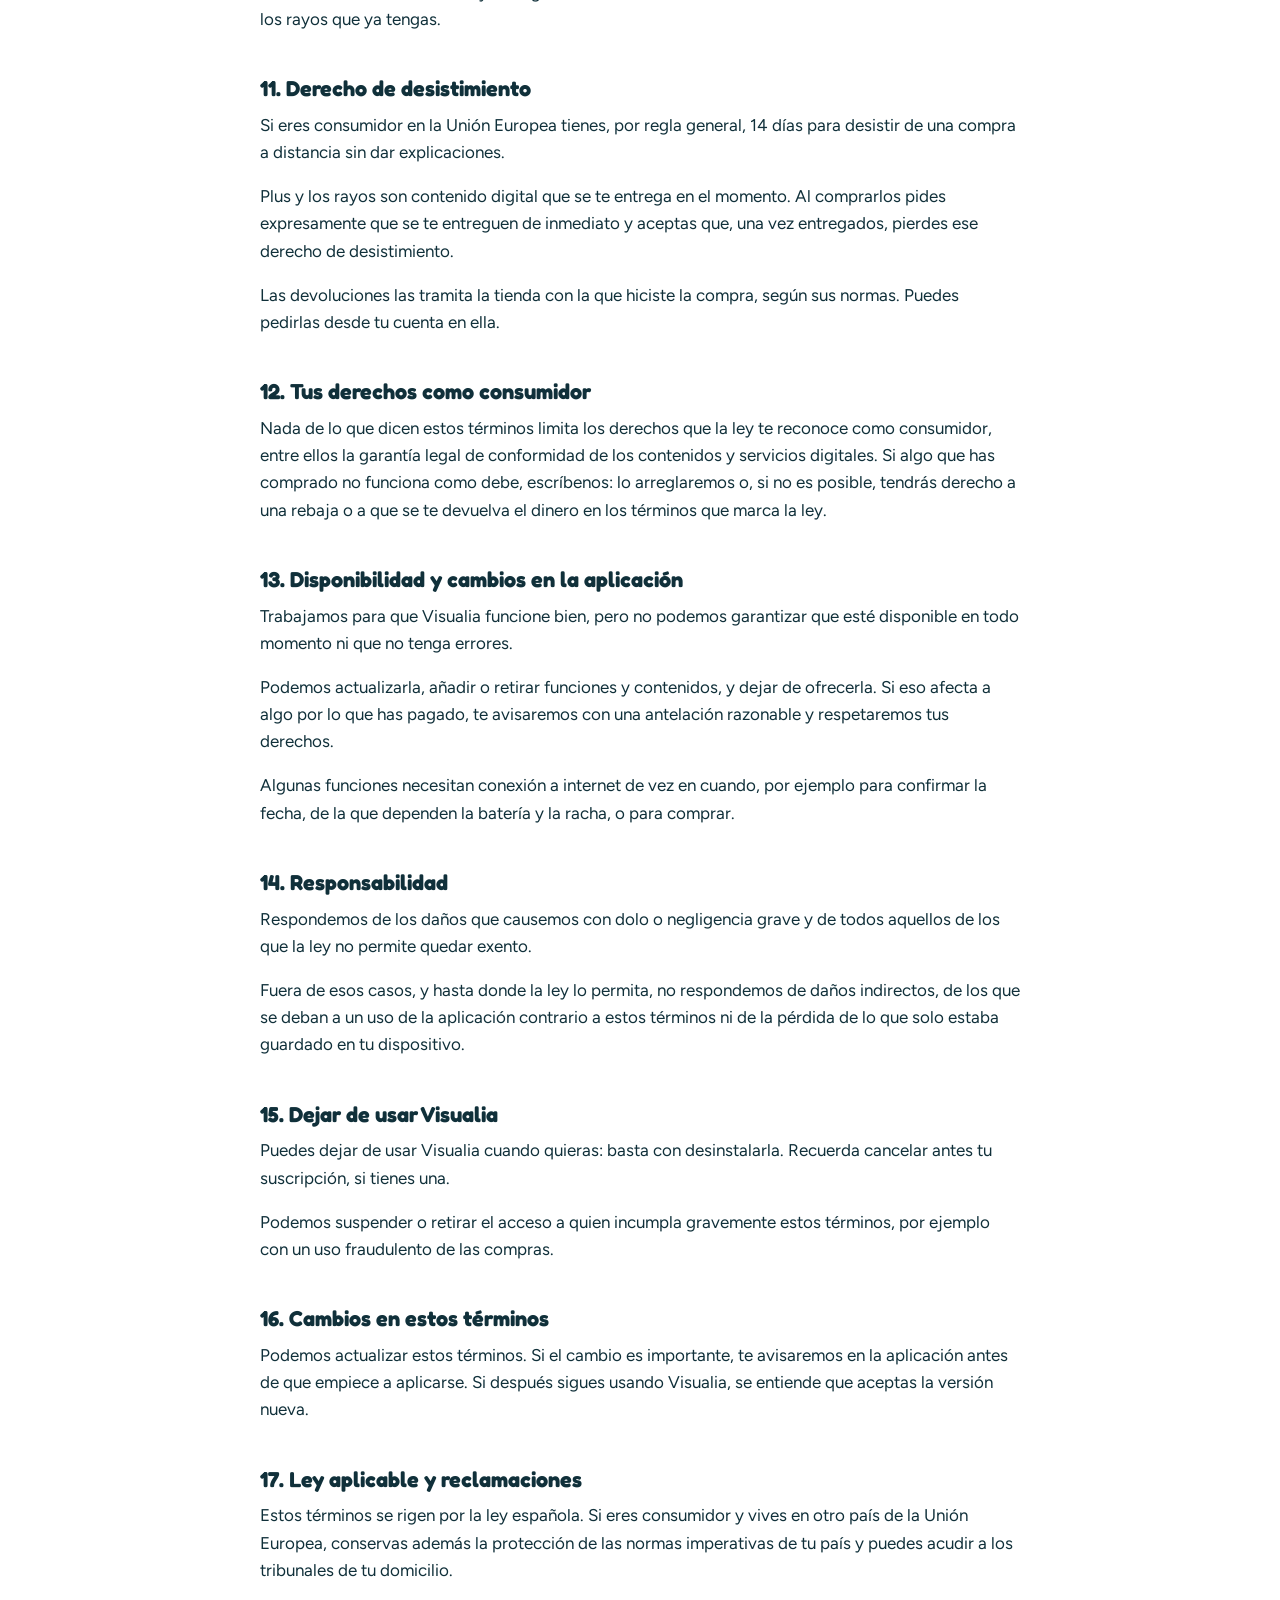
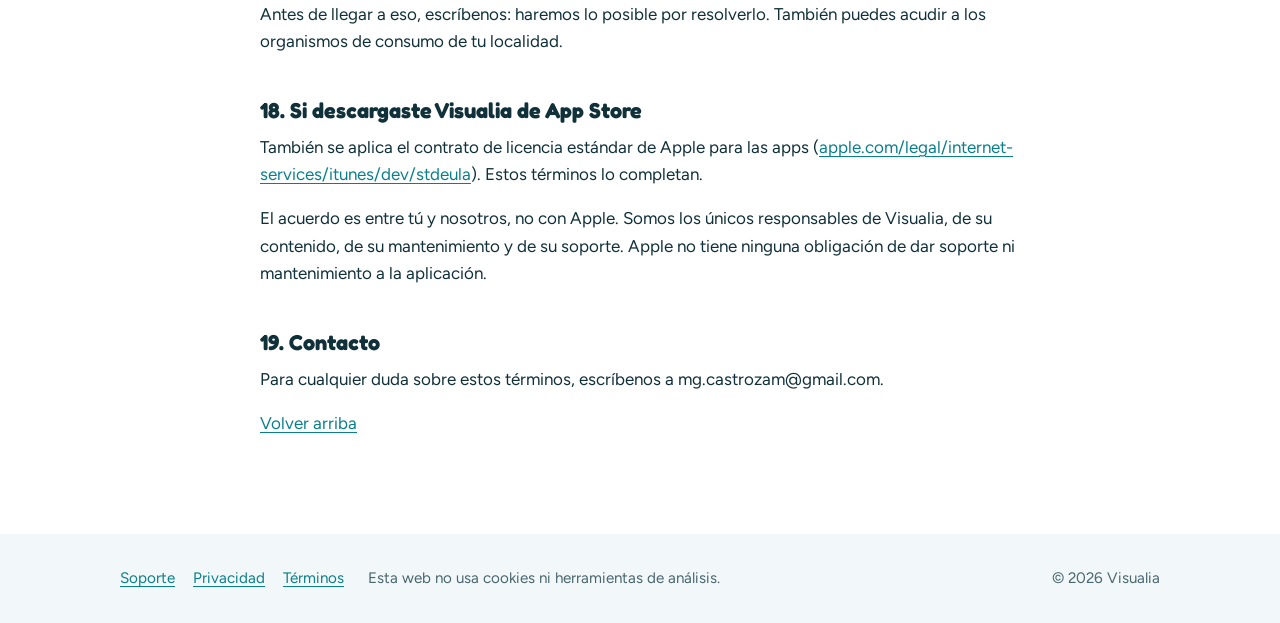
<file: terminos.html>
<!doctype html>
<html lang="es">
<head>
<meta charset="utf-8">
<meta name="viewport" content="width=device-width, initial-scale=1">
<title>Términos y condiciones · Visualia</title>
<meta name="description" content="Términos y condiciones de Visualia.">
<meta name="theme-color" content="#1cc8d4">
<link rel="icon" type="image/png" sizes="32x32" href="img/icono-32.png">
<link rel="apple-touch-icon" href="img/icono-180.png">
<link rel="alternate" hreflang="es" href="terminos.html">
<link rel="alternate" hreflang="en" href="en/terms.html">
<link rel="stylesheet" href="estilo.css">
</head>
<body>
<a class="skip" href="#contenido">Saltar al contenido</a>
<header class="top"><div class="wrap">
<a class="brand" href="index.html"><img src="img/icono-192.png" alt="" width="36" height="36"><span>Visualia</span></a>
<nav class="main" aria-label="Inicio"><a href="index.html">Inicio</a><a href="soporte.html">Soporte</a><a href="privacidad.html">Privacidad</a><a href="terminos.html" aria-current=page>Términos</a><a class="lang" href="en/terms.html" lang="en" hreflang="en">English</a></nav>
</div></header>
<main id="contenido">
<section class="page-head"><div class="wrap narrow">
<h1>Términos y condiciones</h1>
<p>Última actualización: 19 de octubre de 2026. Es el mismo texto que ves en la app.</p>
</div></section>
<div class="wrap narrow legal">
<nav class="toc" aria-label="En esta página"><h2>En esta página</h2><ol><li><a href="#s1">1. Quiénes somos</a></li><li><a href="#s2">2. Qué son estos términos</a></li><li><a href="#s3">3. Quién puede usar Visualia</a></li><li><a href="#s4">4. Tu progreso</a></li><li><a href="#s5">5. El contenido</a></li><li><a href="#s6">6. Lo que puedes hacer con la aplicación</a></li><li><a href="#s7">7. De quién es cada cosa</a></li><li><a href="#s8">8. Qué es gratis y qué es de pago</a></li><li><a href="#s9">9. Suscripciones</a></li><li><a href="#s10">10. Rayos y otros elementos virtuales</a></li><li><a href="#s11">11. Derecho de desistimiento</a></li><li><a href="#s12">12. Tus derechos como consumidor</a></li><li><a href="#s13">13. Disponibilidad y cambios en la aplicación</a></li><li><a href="#s14">14. Responsabilidad</a></li><li><a href="#s15">15. Dejar de usar Visualia</a></li><li><a href="#s16">16. Cambios en estos términos</a></li><li><a href="#s17">17. Ley aplicable y reclamaciones</a></li><li><a href="#s18">18. Si descargaste Visualia de App Store</a></li><li><a href="#s19">19. Contacto</a></li></ol></nav>
<h2 id="s1">1. Quiénes somos</h2><p>Visualia es una aplicación para aprender lengua de signos (en adelante, «Visualia» o «nosotros»). Los datos de identificación y de contacto de su titular figuran en la ficha de la aplicación en la tienda desde la que la descargaste. Puedes escribirnos a mg.castrozam@gmail.com.</p><h2 id="s2">2. Qué son estos términos</h2><p>Estos términos regulan el uso de Visualia. Al usar la aplicación los aceptas. Si no estás de acuerdo con ellos, no la uses.</p><h2 id="s3">3. Quién puede usar Visualia</h2><p>Puedes usar Visualia por tu cuenta si tienes 14 años o más. Si eres menor de esa edad, necesitas el permiso de tu madre, tu padre o tu tutor legal, que es quien acepta estos términos por ti. El camino «Peques» está pensado para usarse en compañía de una persona adulta.</p><p>Las compras solo puede hacerlas una persona mayor de edad, o un menor con la autorización de quien ejerza su patria potestad o tutela.</p><p>El contenido «Sin filtro» es solo para mayores de 16 años y permanece desactivado hasta que alguien declara tener esa edad.</p><h2 id="s4">4. Tu progreso</h2><p>Visualia funciona sin cuenta. Tu nombre, tu personaje, tu progreso, tus rayos y tus ajustes se guardan en tu dispositivo. Si desinstalas la aplicación o borras sus datos, se pierden y no podemos recuperarlos.</p><p>Cuando Visualia ofrezca cuentas, la tuya será personal y tú serás responsable de quién entra con ella.</p><h2 id="s5">5. El contenido</h2><p>Preparamos y revisamos el contenido con cuidado. Aun así, la lengua de signos, como toda lengua viva, cambia de una zona a otra y de una persona a otra, de modo que algún signo puede no coincidir con el que se usa en tu entorno o contener alguna imprecisión.</p><p>El contenido tiene una finalidad educativa y de apoyo. No sustituye a una formación reglada, a un intérprete profesional ni al trato con personas signantes, y no debería ser lo único en lo que te apoyes cuando una comunicación exacta sea importante.</p><p>Si encuentras algo que se pueda mejorar, te agradecemos que nos lo digas.</p><h2 id="s6">6. Lo que puedes hacer con la aplicación</h2><p>Te damos permiso para usar Visualia en tus dispositivos, de forma personal y no comercial.</p><p>No puedes copiarla, modificarla, revenderla, alquilarla ni ponerla a disposición de otras personas, ni intentar extraer su código o saltarte sus medidas técnicas, salvo en lo que la ley te permita expresamente. Tampoco puedes usarla de un modo que perjudique a otras personas o al servicio, ni alterar su funcionamiento para obtener ventajas, por ejemplo cambiando la fecha del dispositivo.</p><h2 id="s7">7. De quién es cada cosa</h2><p>La aplicación y sus textos, dibujos, personajes, animaciones y sonidos son de Visualia o de quienes nos han autorizado a usarlos, y están protegidos por la ley.</p><p>Las lenguas de signos son de las comunidades sordas que las usan. Los signos se han preparado consultando bases públicas de lengua de signos española.</p><h2 id="s8">8. Qué es gratis y qué es de pago</h2><p>Descargar Visualia es gratis. Sin pagar tienes el primer nivel de cada camino, el diccionario, el repaso general y el deletreador, con el límite diario que marca la batería.</p><p>Visualia Plus abre el resto de los niveles y el repaso de tus fallos, y quita el límite de la batería. Puedes tenerlo con un pago único o con una suscripción mensual o anual. El plan Familia se comparte mediante la función de compartir en familia de tu tienda, cuando esta la ofrezca y con el número de personas que permita.</p><p>El precio de cada cosa se muestra en la aplicación antes de comprar, con los impuestos incluidos. Quien cobra es la tienda desde la que descargaste la aplicación (App Store de Apple o Google Play), con el medio de pago que tengas en ella y según sus propias condiciones.</p><h2 id="s9">9. Suscripciones</h2><p>Antes de suscribirte, la aplicación te muestra el nombre de cada suscripción, cuánto dura cada periodo y su precio. El pago se carga en tu cuenta de la tienda cuando confirmas la compra.</p><p>Una suscripción se renueva sola, por periodos iguales y al precio vigente, salvo que la canceles al menos 24 horas antes de que termine el periodo en curso. La renovación se cobra dentro de las 24 horas anteriores al final de cada periodo.</p><p>Puedes cancelarla cuando quieras desde los ajustes de tu cuenta en la tienda. Seguirás teniendo Plus hasta el final del periodo que ya has pagado. Desinstalar la aplicación no cancela la suscripción.</p><p>Si cambiamos el precio de una suscripción, se te avisará con antelación y, cuando la ley o la tienda lo exijan, se te pedirá que lo aceptes.</p><h2 id="s10">10. Rayos y otros elementos virtuales</h2><p>Los rayos son una moneda virtual que solo sirve dentro de Visualia. Se ganan aprendiendo y también pueden comprarse. No son dinero: no tienen valor fuera de la aplicación y no pueden cambiarse por dinero, pasarse a otra persona ni venderse.</p><p>Los rayos, y lo que consigas con ellos, se guardan en tu dispositivo. Si desinstalas la aplicación o borras sus datos, se pierden.</p><p>Podemos cambiar cuántos rayos se ganan o cuántos cuesta cada cosa. Esos cambios no reducirán los rayos que ya tengas.</p><h2 id="s11">11. Derecho de desistimiento</h2><p>Si eres consumidor en la Unión Europea tienes, por regla general, 14 días para desistir de una compra a distancia sin dar explicaciones.</p><p>Plus y los rayos son contenido digital que se te entrega en el momento. Al comprarlos pides expresamente que se te entreguen de inmediato y aceptas que, una vez entregados, pierdes ese derecho de desistimiento.</p><p>Las devoluciones las tramita la tienda con la que hiciste la compra, según sus normas. Puedes pedirlas desde tu cuenta en ella.</p><h2 id="s12">12. Tus derechos como consumidor</h2><p>Nada de lo que dicen estos términos limita los derechos que la ley te reconoce como consumidor, entre ellos la garantía legal de conformidad de los contenidos y servicios digitales. Si algo que has comprado no funciona como debe, escríbenos: lo arreglaremos o, si no es posible, tendrás derecho a una rebaja o a que se te devuelva el dinero en los términos que marca la ley.</p><h2 id="s13">13. Disponibilidad y cambios en la aplicación</h2><p>Trabajamos para que Visualia funcione bien, pero no podemos garantizar que esté disponible en todo momento ni que no tenga errores.</p><p>Podemos actualizarla, añadir o retirar funciones y contenidos, y dejar de ofrecerla. Si eso afecta a algo por lo que has pagado, te avisaremos con una antelación razonable y respetaremos tus derechos.</p><p>Algunas funciones necesitan conexión a internet de vez en cuando, por ejemplo para confirmar la fecha, de la que dependen la batería y la racha, o para comprar.</p><h2 id="s14">14. Responsabilidad</h2><p>Respondemos de los daños que causemos con dolo o negligencia grave y de todos aquellos de los que la ley no permite quedar exento.</p><p>Fuera de esos casos, y hasta donde la ley lo permita, no respondemos de daños indirectos, de los que se deban a un uso de la aplicación contrario a estos términos ni de la pérdida de lo que solo estaba guardado en tu dispositivo.</p><h2 id="s15">15. Dejar de usar Visualia</h2><p>Puedes dejar de usar Visualia cuando quieras: basta con desinstalarla. Recuerda cancelar antes tu suscripción, si tienes una.</p><p>Podemos suspender o retirar el acceso a quien incumpla gravemente estos términos, por ejemplo con un uso fraudulento de las compras.</p><h2 id="s16">16. Cambios en estos términos</h2><p>Podemos actualizar estos términos. Si el cambio es importante, te avisaremos en la aplicación antes de que empiece a aplicarse. Si después sigues usando Visualia, se entiende que aceptas la versión nueva.</p><h2 id="s17">17. Ley aplicable y reclamaciones</h2><p>Estos términos se rigen por la ley española. Si eres consumidor y vives en otro país de la Unión Europea, conservas además la protección de las normas imperativas de tu país y puedes acudir a los tribunales de tu domicilio.</p><p>Antes de llegar a eso, escríbenos: haremos lo posible por resolverlo. También puedes acudir a los organismos de consumo de tu localidad.</p><h2 id="s18">18. Si descargaste Visualia de App Store</h2><p>También se aplica el contrato de licencia estándar de Apple para las apps (<a href="https://www.apple.com/legal/internet-services/itunes/dev/stdeula/">apple.com/legal/internet-services/itunes/dev/stdeula</a>). Estos términos lo completan.</p><p>El acuerdo es entre tú y nosotros, no con Apple. Somos los únicos responsables de Visualia, de su contenido, de su mantenimiento y de su soporte. Apple no tiene ninguna obligación de dar soporte ni mantenimiento a la aplicación.</p><h2 id="s19">19. Contacto</h2><p>Para cualquier duda sobre estos términos, escríbenos a mg.castrozam@gmail.com.</p>
<p><a href="#contenido">Volver arriba</a></p>
</div>
</main>
<footer class="bottom"><div class="wrap">
<nav aria-label="Legal"><a href="soporte.html">Soporte</a><a href="privacidad.html">Privacidad</a><a href="terminos.html">Términos</a></nav>
<p>Esta web no usa cookies ni herramientas de análisis.</p>
<p class="end">© 2026 Visualia</p>
</div></footer>
</body>
</html>
</file>
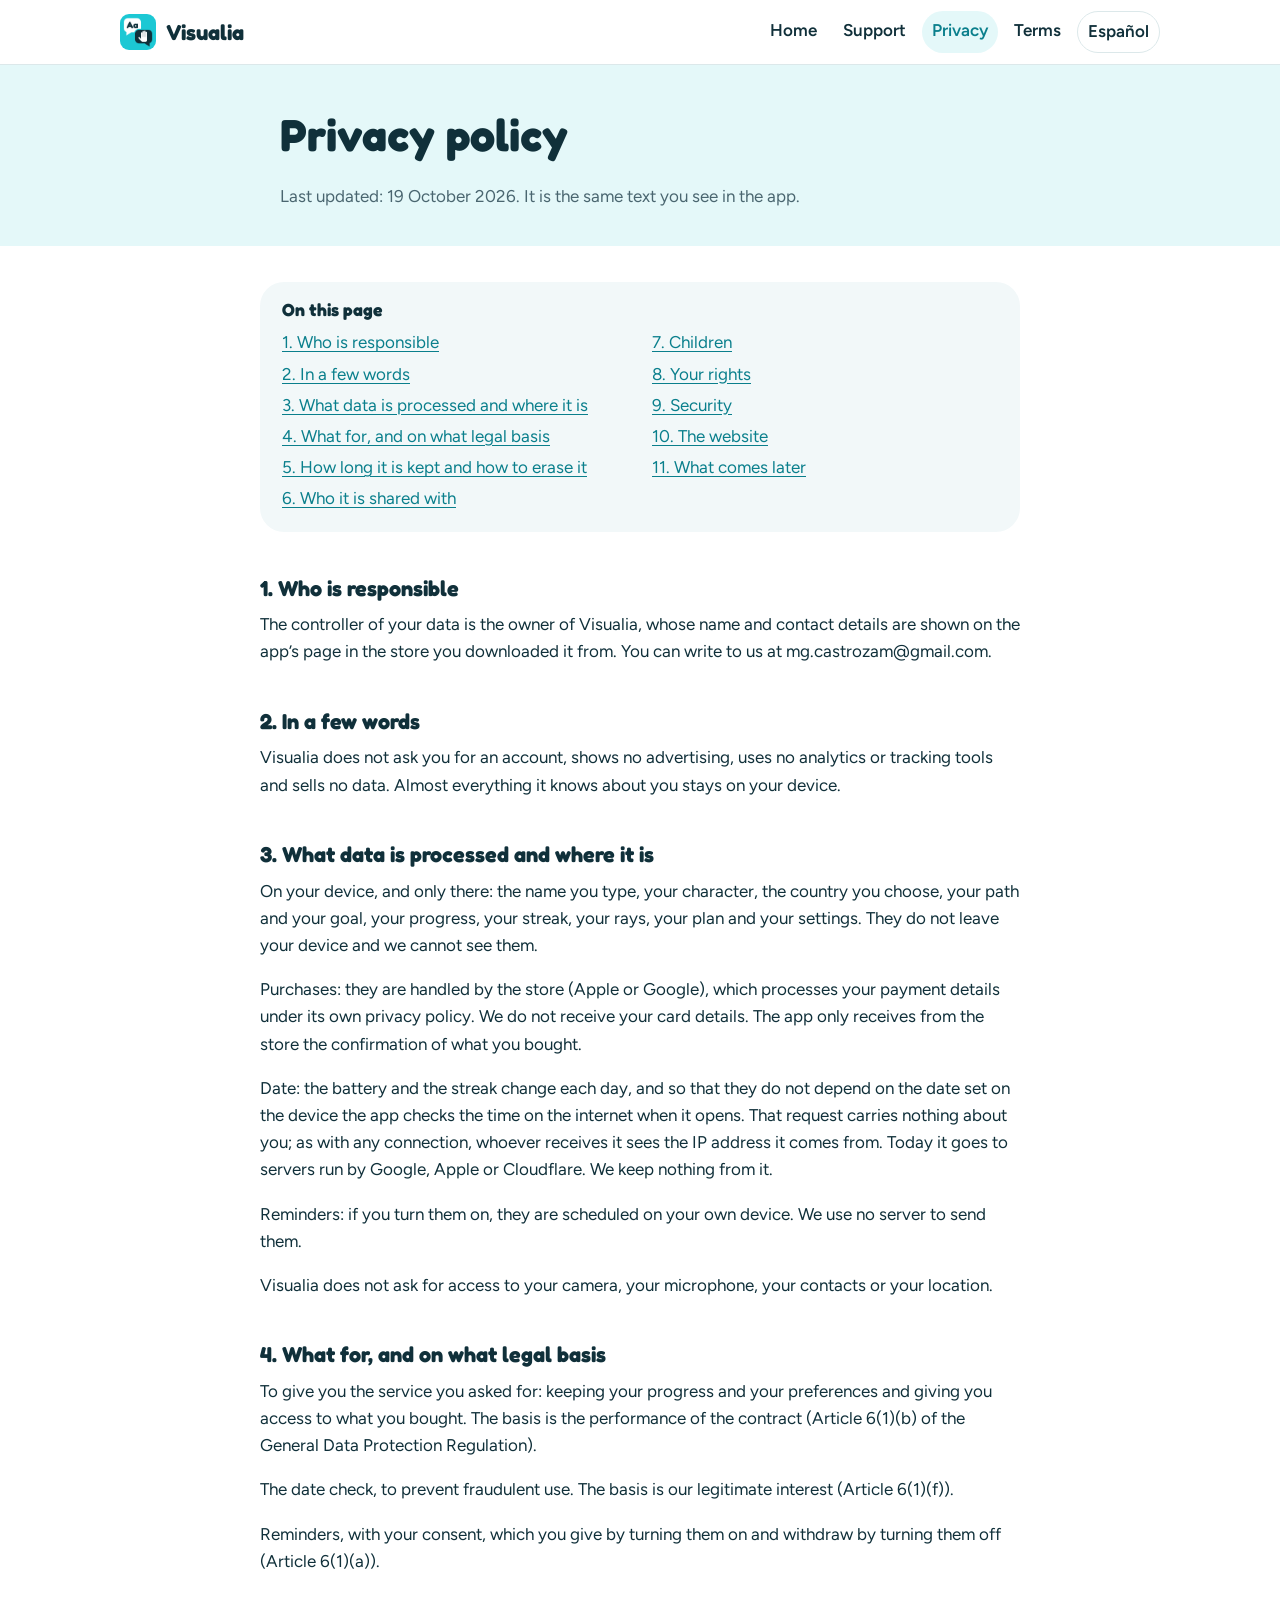
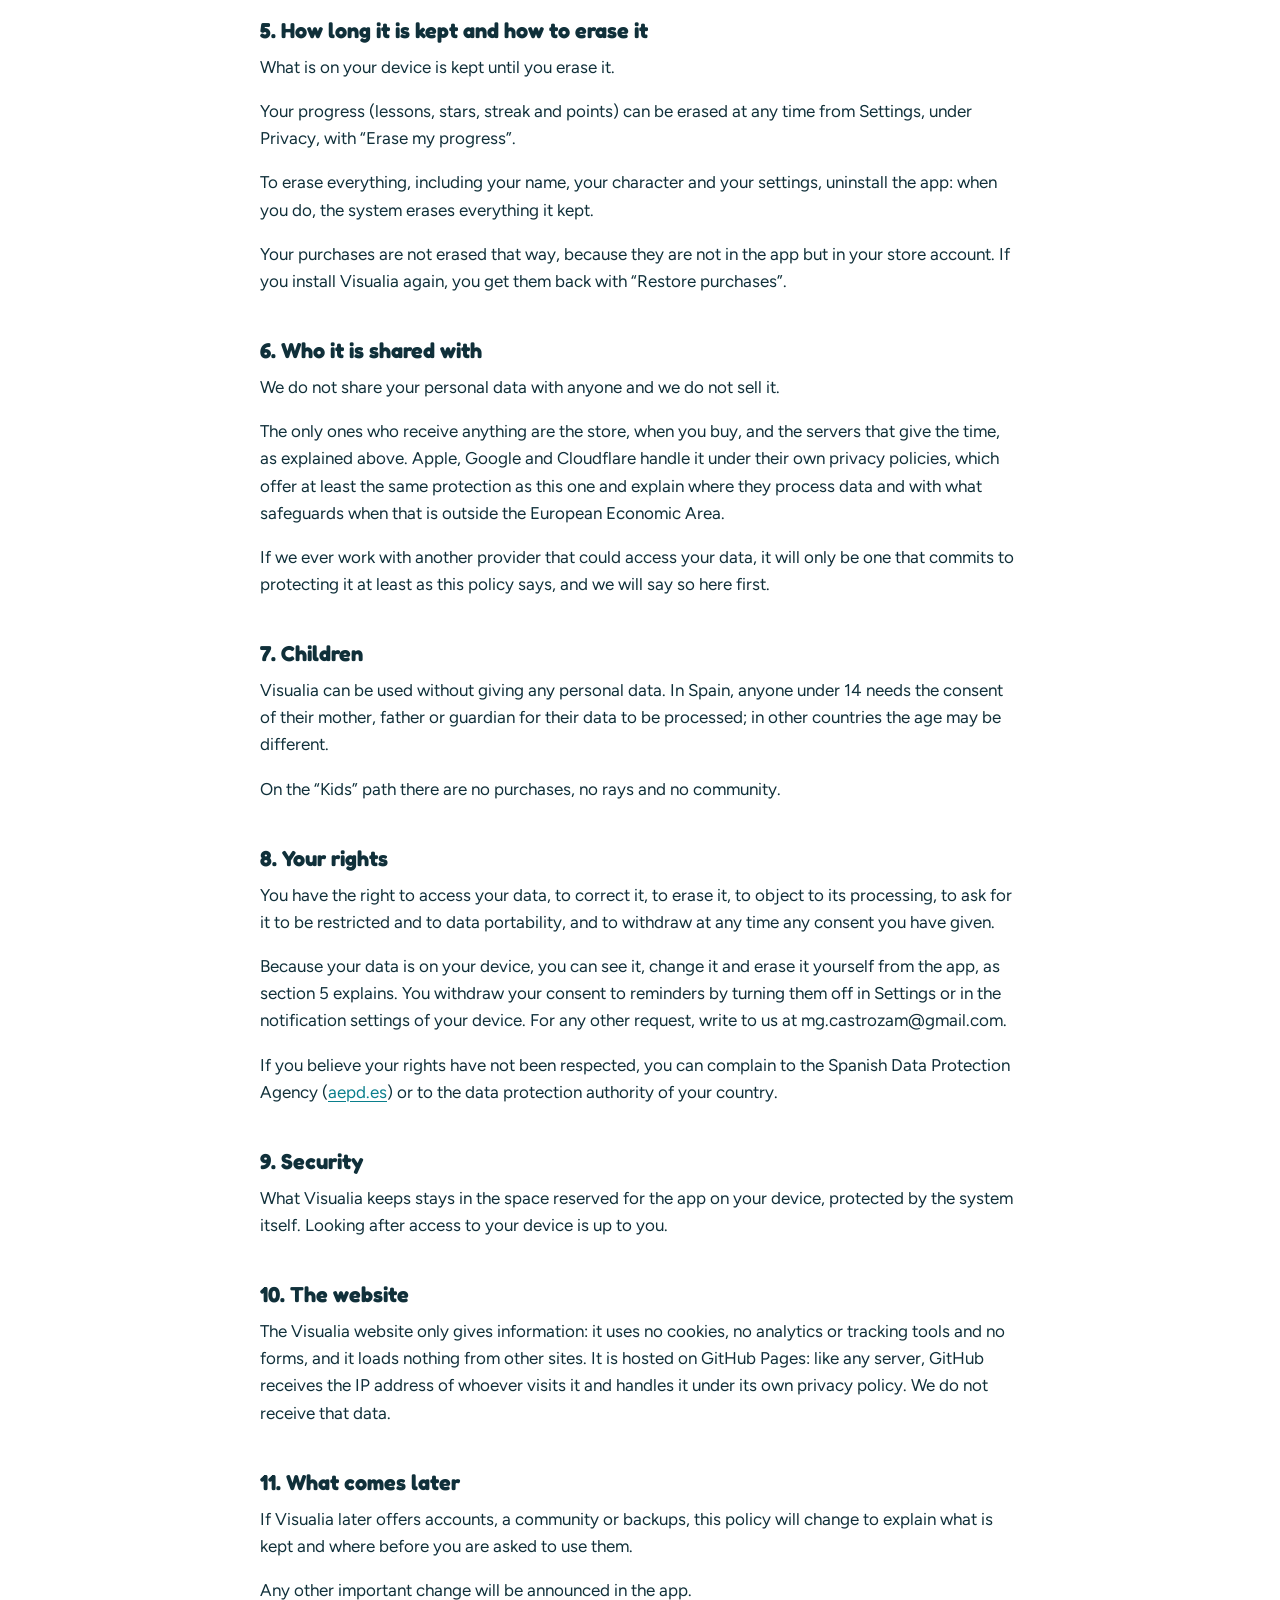
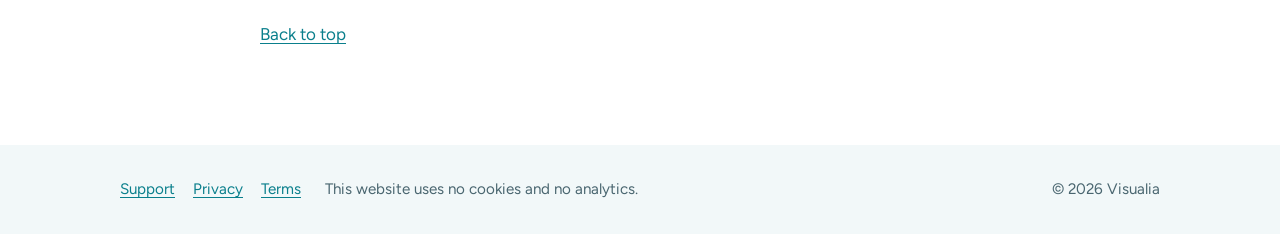
<file: en/privacy.html>
<!doctype html>
<html lang="en">
<head>
<meta charset="utf-8">
<meta name="viewport" content="width=device-width, initial-scale=1">
<title>Privacy policy · Visualia</title>
<meta name="description" content="Visualia privacy policy.">
<meta name="theme-color" content="#1cc8d4">
<link rel="icon" type="image/png" sizes="32x32" href="../img/icono-32.png">
<link rel="apple-touch-icon" href="../img/icono-180.png">
<link rel="alternate" hreflang="es" href="../privacidad.html">
<link rel="alternate" hreflang="en" href="../en/privacy.html">
<link rel="stylesheet" href="../estilo.css">
</head>
<body>
<a class="skip" href="#contenido">Skip to content</a>
<header class="top"><div class="wrap">
<a class="brand" href="index.html"><img src="../img/icono-192.png" alt="" width="36" height="36"><span>Visualia</span></a>
<nav class="main" aria-label="Home"><a href="index.html">Home</a><a href="support.html">Support</a><a href="privacy.html" aria-current=page>Privacy</a><a href="terms.html">Terms</a><a class="lang" href="../privacidad.html" lang="es" hreflang="es">Español</a></nav>
</div></header>
<main id="contenido">
<section class="page-head"><div class="wrap narrow">
<h1>Privacy policy</h1>
<p>Last updated: 19 October 2026. It is the same text you see in the app.</p>
</div></section>
<div class="wrap narrow legal">
<nav class="toc" aria-label="On this page"><h2>On this page</h2><ol><li><a href="#s1">1. Who is responsible</a></li><li><a href="#s2">2. In a few words</a></li><li><a href="#s3">3. What data is processed and where it is</a></li><li><a href="#s4">4. What for, and on what legal basis</a></li><li><a href="#s5">5. How long it is kept and how to erase it</a></li><li><a href="#s6">6. Who it is shared with</a></li><li><a href="#s7">7. Children</a></li><li><a href="#s8">8. Your rights</a></li><li><a href="#s9">9. Security</a></li><li><a href="#s10">10. The website</a></li><li><a href="#s11">11. What comes later</a></li></ol></nav>
<h2 id="s1">1. Who is responsible</h2><p>The controller of your data is the owner of Visualia, whose name and contact details are shown on the app’s page in the store you downloaded it from. You can write to us at mg.castrozam@gmail.com.</p><h2 id="s2">2. In a few words</h2><p>Visualia does not ask you for an account, shows no advertising, uses no analytics or tracking tools and sells no data. Almost everything it knows about you stays on your device.</p><h2 id="s3">3. What data is processed and where it is</h2><p>On your device, and only there: the name you type, your character, the country you choose, your path and your goal, your progress, your streak, your rays, your plan and your settings. They do not leave your device and we cannot see them.</p><p>Purchases: they are handled by the store (Apple or Google), which processes your payment details under its own privacy policy. We do not receive your card details. The app only receives from the store the confirmation of what you bought.</p><p>Date: the battery and the streak change each day, and so that they do not depend on the date set on the device the app checks the time on the internet when it opens. That request carries nothing about you; as with any connection, whoever receives it sees the IP address it comes from. Today it goes to servers run by Google, Apple or Cloudflare. We keep nothing from it.</p><p>Reminders: if you turn them on, they are scheduled on your own device. We use no server to send them.</p><p>Visualia does not ask for access to your camera, your microphone, your contacts or your location.</p><h2 id="s4">4. What for, and on what legal basis</h2><p>To give you the service you asked for: keeping your progress and your preferences and giving you access to what you bought. The basis is the performance of the contract (Article 6(1)(b) of the General Data Protection Regulation).</p><p>The date check, to prevent fraudulent use. The basis is our legitimate interest (Article 6(1)(f)).</p><p>Reminders, with your consent, which you give by turning them on and withdraw by turning them off (Article 6(1)(a)).</p><h2 id="s5">5. How long it is kept and how to erase it</h2><p>What is on your device is kept until you erase it.</p><p>Your progress (lessons, stars, streak and points) can be erased at any time from Settings, under Privacy, with “Erase my progress”.</p><p>To erase everything, including your name, your character and your settings, uninstall the app: when you do, the system erases everything it kept.</p><p>Your purchases are not erased that way, because they are not in the app but in your store account. If you install Visualia again, you get them back with “Restore purchases”.</p><h2 id="s6">6. Who it is shared with</h2><p>We do not share your personal data with anyone and we do not sell it.</p><p>The only ones who receive anything are the store, when you buy, and the servers that give the time, as explained above. Apple, Google and Cloudflare handle it under their own privacy policies, which offer at least the same protection as this one and explain where they process data and with what safeguards when that is outside the European Economic Area.</p><p>If we ever work with another provider that could access your data, it will only be one that commits to protecting it at least as this policy says, and we will say so here first.</p><h2 id="s7">7. Children</h2><p>Visualia can be used without giving any personal data. In Spain, anyone under 14 needs the consent of their mother, father or guardian for their data to be processed; in other countries the age may be different.</p><p>On the “Kids” path there are no purchases, no rays and no community.</p><h2 id="s8">8. Your rights</h2><p>You have the right to access your data, to correct it, to erase it, to object to its processing, to ask for it to be restricted and to data portability, and to withdraw at any time any consent you have given.</p><p>Because your data is on your device, you can see it, change it and erase it yourself from the app, as section 5 explains. You withdraw your consent to reminders by turning them off in Settings or in the notification settings of your device. For any other request, write to us at mg.castrozam@gmail.com.</p><p>If you believe your rights have not been respected, you can complain to the Spanish Data Protection Agency (<a href="https://www.aepd.es">aepd.es</a>) or to the data protection authority of your country.</p><h2 id="s9">9. Security</h2><p>What Visualia keeps stays in the space reserved for the app on your device, protected by the system itself. Looking after access to your device is up to you.</p><h2 id="s10">10. The website</h2><p>The Visualia website only gives information: it uses no cookies, no analytics or tracking tools and no forms, and it loads nothing from other sites. It is hosted on GitHub Pages: like any server, GitHub receives the IP address of whoever visits it and handles it under its own privacy policy. We do not receive that data.</p><h2 id="s11">11. What comes later</h2><p>If Visualia later offers accounts, a community or backups, this policy will change to explain what is kept and where before you are asked to use them.</p><p>Any other important change will be announced in the app.</p>
<p><a href="#contenido">Back to top</a></p>
</div>
</main>
<footer class="bottom"><div class="wrap">
<nav aria-label="Legal"><a href="support.html">Support</a><a href="privacy.html">Privacy</a><a href="terms.html">Terms</a></nav>
<p>This website uses no cookies and no analytics.</p>
<p class="end">© 2026 Visualia</p>
</div></footer>
</body>
</html>
</file>
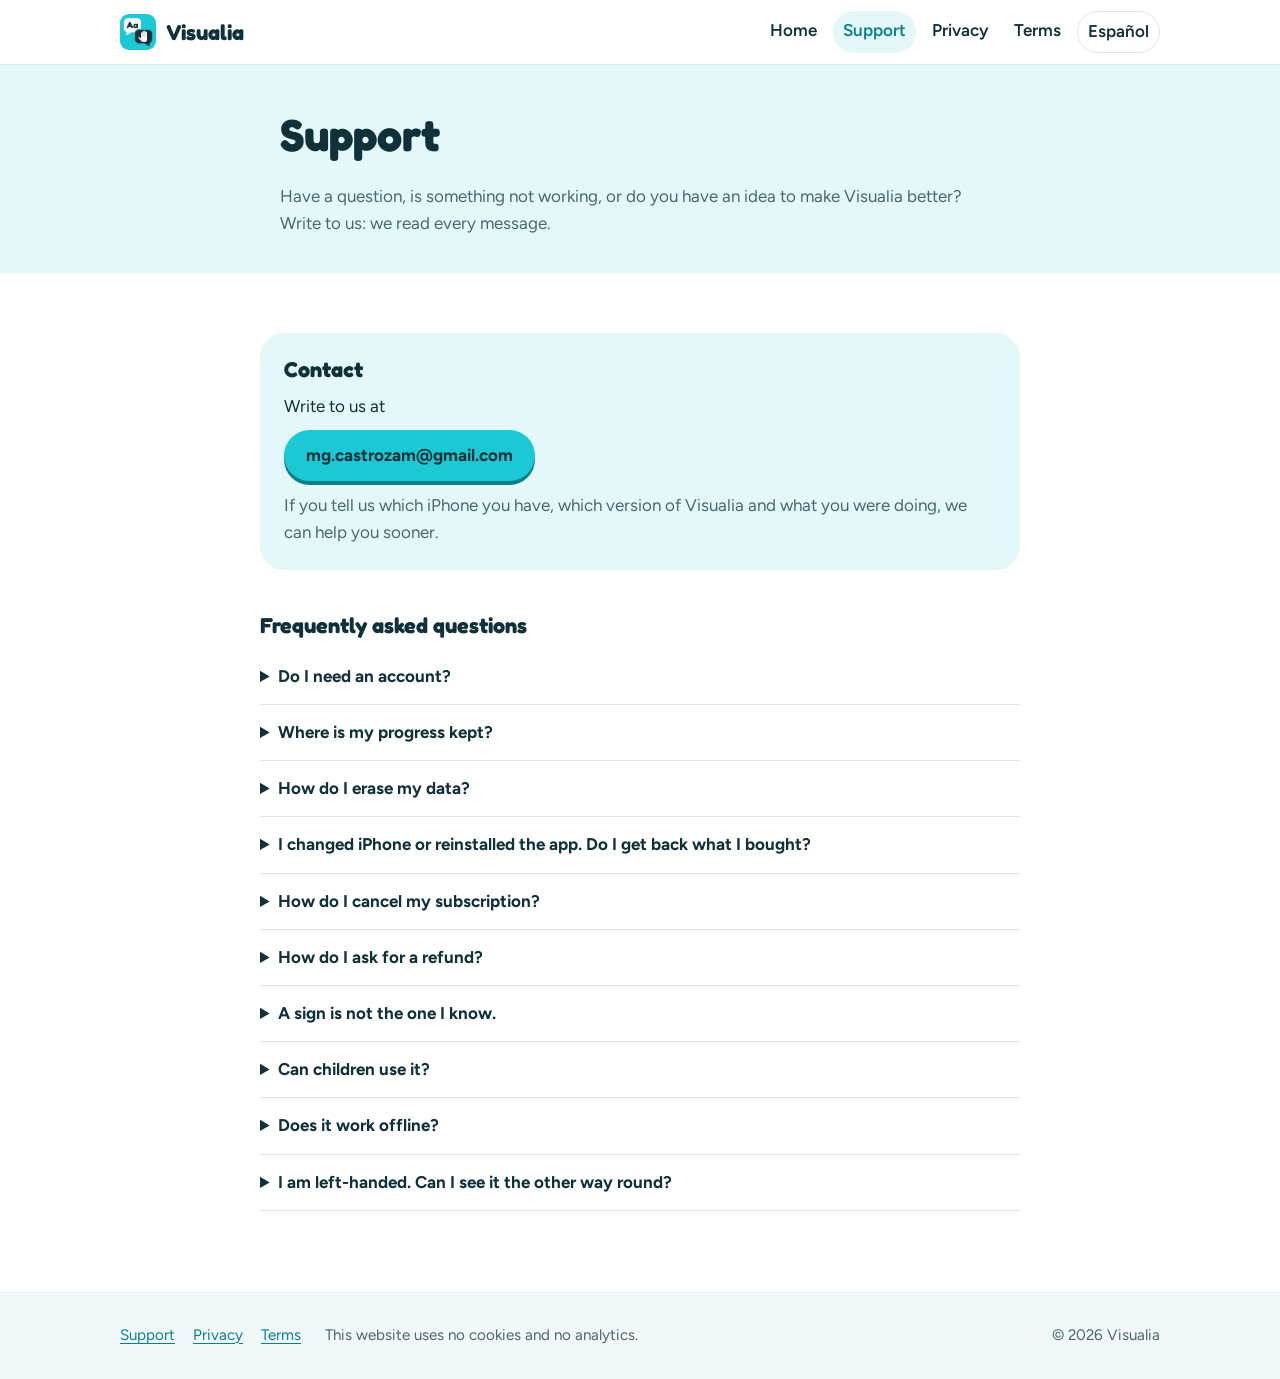
<file: en/support.html>
<!doctype html>
<html lang="en">
<head>
<meta charset="utf-8">
<meta name="viewport" content="width=device-width, initial-scale=1">
<title>Support · Visualia</title>
<meta name="description" content="Visualia help and contact.">
<meta name="theme-color" content="#1cc8d4">
<link rel="icon" type="image/png" sizes="32x32" href="../img/icono-32.png">
<link rel="apple-touch-icon" href="../img/icono-180.png">
<link rel="alternate" hreflang="es" href="../soporte.html">
<link rel="alternate" hreflang="en" href="../en/support.html">
<link rel="stylesheet" href="../estilo.css">
</head>
<body>
<a class="skip" href="#contenido">Skip to content</a>
<header class="top"><div class="wrap">
<a class="brand" href="index.html"><img src="../img/icono-192.png" alt="" width="36" height="36"><span>Visualia</span></a>
<nav class="main" aria-label="Home"><a href="index.html">Home</a><a href="support.html" aria-current=page>Support</a><a href="privacy.html">Privacy</a><a href="terms.html">Terms</a><a class="lang" href="../soporte.html" lang="es" hreflang="es">Español</a></nav>
</div></header>
<main id="contenido">
<section class="page-head"><div class="wrap narrow">
<h1>Support</h1>
<p>Have a question, is something not working, or do you have an idea to make Visualia better? Write to us: we read every message.</p>
</div></section>
<div class="wrap narrow legal">
<div class="contact">
<h2>Contact</h2>
<p>Write to us at</p><p><a class="button" href="mailto:mg.castrozam@gmail.com">mg.castrozam@gmail.com</a></p>
<p>If you tell us which iPhone you have, which version of Visualia and what you were doing, we can help you sooner.</p>
</div>
<h2>Frequently asked questions</h2>
<details><summary>Do I need an account?</summary><p>No. Visualia works without an account and without giving any personal data.</p></details><details><summary>Where is my progress kept?</summary><p>On your iPhone, and only there. It does not leave your device and we cannot see it. If you uninstall the app, it is erased.</p></details><details><summary>How do I erase my data?</summary><p>Your progress, from Settings, under Privacy, with “Erase my progress”. To erase everything, including your name and your character, uninstall the app.</p></details><details><summary>I changed iPhone or reinstalled the app. Do I get back what I bought?</summary><p>Yes. Open the Plus tab and tap “Restore purchases”. What you bought is in your App Store account, not on the phone.</p></details><details><summary>How do I cancel my subscription?</summary><p>On your iPhone, open Settings, tap your name and then Subscriptions. Do it at least 24 hours before the period ends. You keep Plus until the end of what you already paid for. Uninstalling the app does not cancel the subscription.</p></details><details><summary>How do I ask for a refund?</summary><p>Refunds are handled by Apple, at <a href="https://reportaproblem.apple.com">reportaproblem.apple.com</a>.</p></details><details><summary>A sign is not the one I know.</summary><p>That can happen: sign language varies from place to place and from person to person. Tell us, with the sign and where you use it, and we will look into it.</p></details><details><summary>Can children use it?</summary><p>Yes. The “Kids” path is meant to be used with an adult, and it has no purchases, no rays and no community.</p></details><details><summary>Does it work offline?</summary><p>Almost all of it, yes. Now and then it needs a connection to confirm the date, which the battery and the streak depend on, and to buy.</p></details><details><summary>I am left-handed. Can I see it the other way round?</summary><p>Yes: mirror mode turns the tutor round so you sign with your own hand.</p></details>
</div>
</main>
<footer class="bottom"><div class="wrap">
<nav aria-label="Legal"><a href="support.html">Support</a><a href="privacy.html">Privacy</a><a href="terms.html">Terms</a></nav>
<p>This website uses no cookies and no analytics.</p>
<p class="end">© 2026 Visualia</p>
</div></footer>
</body>
</html>
</file>
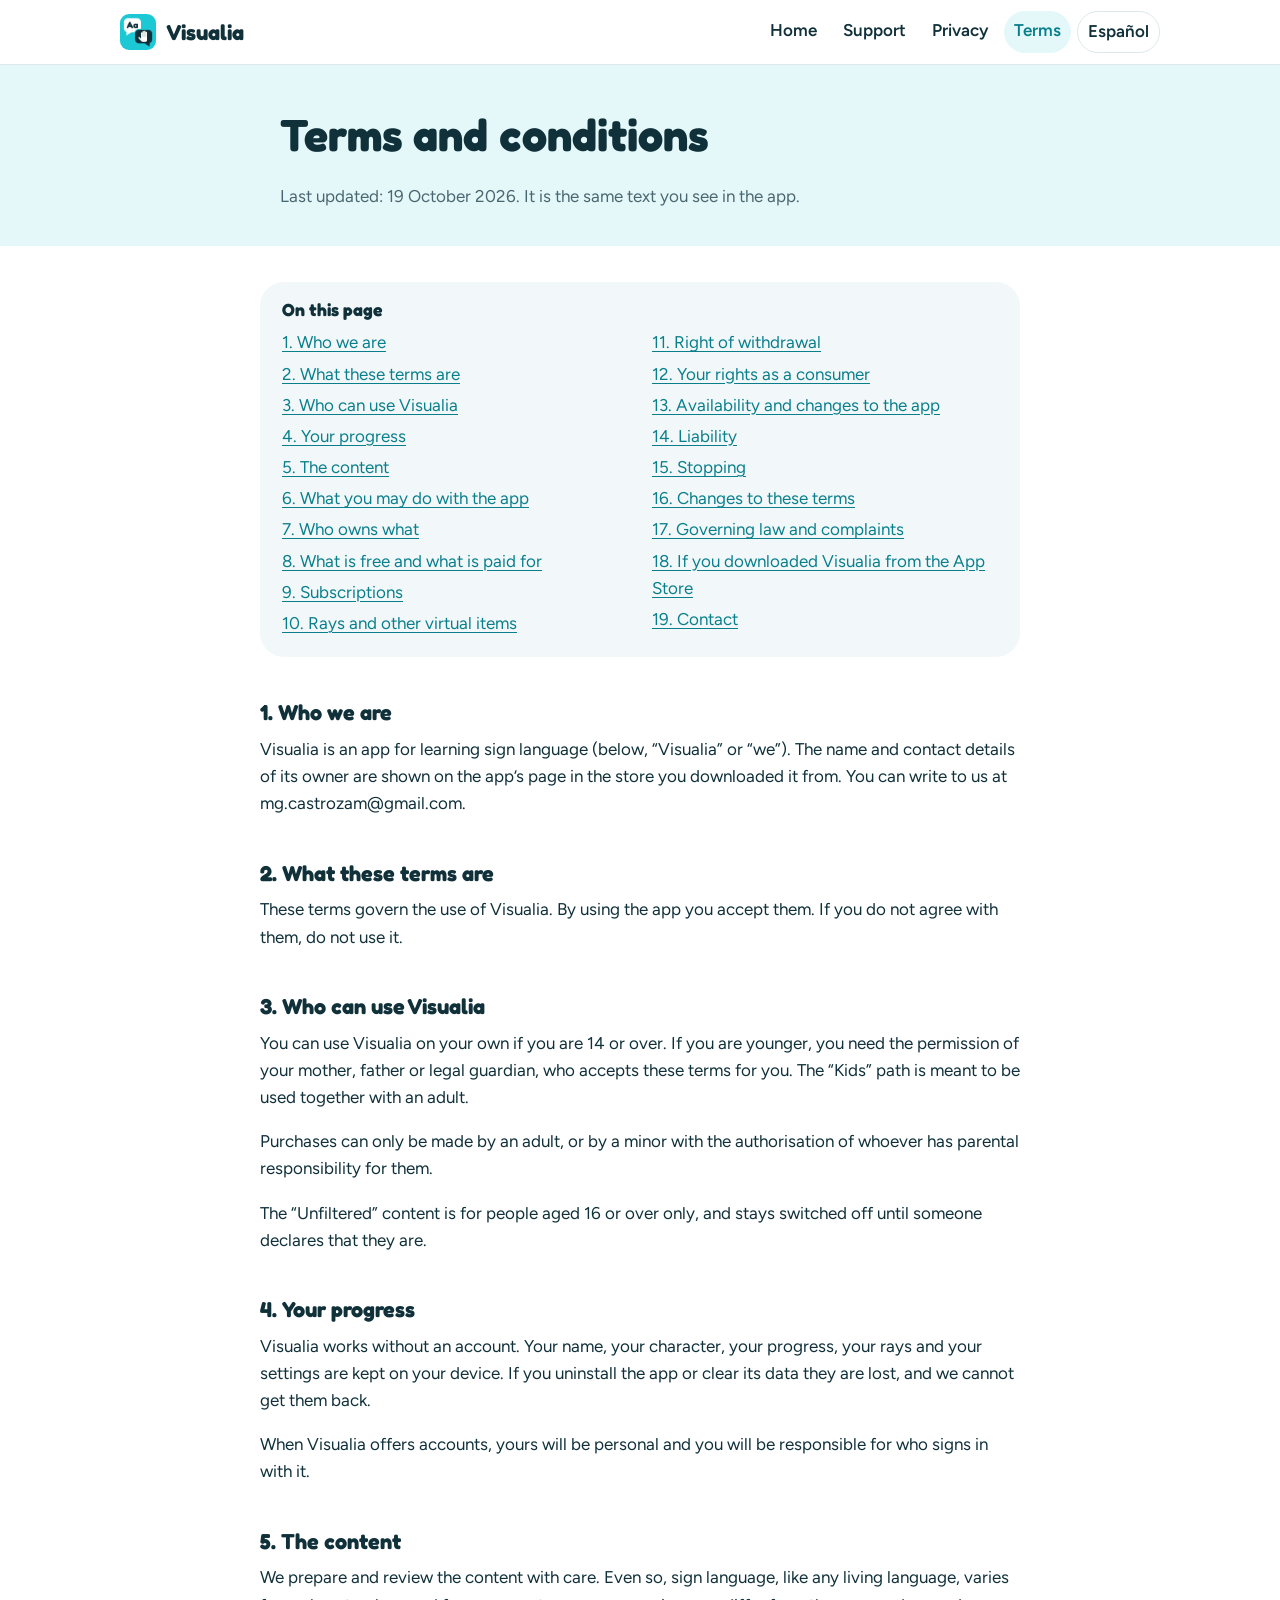
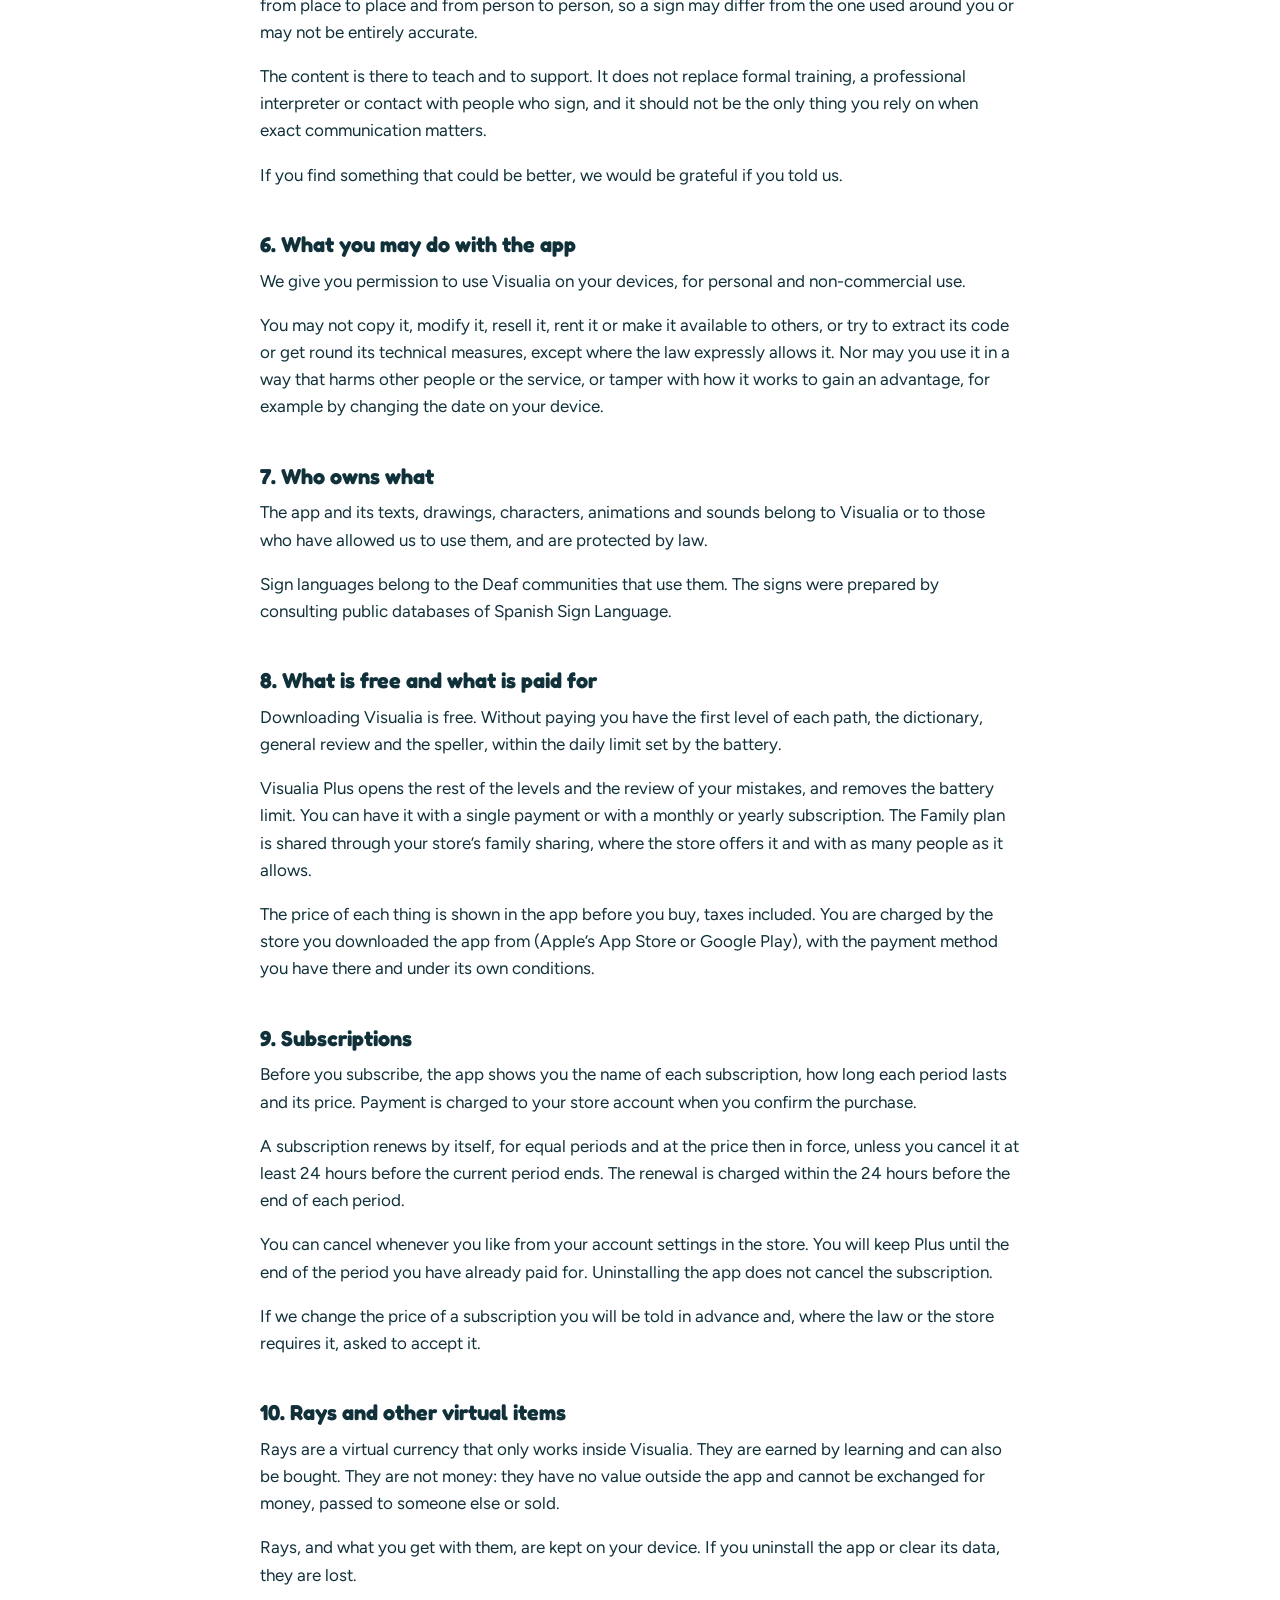
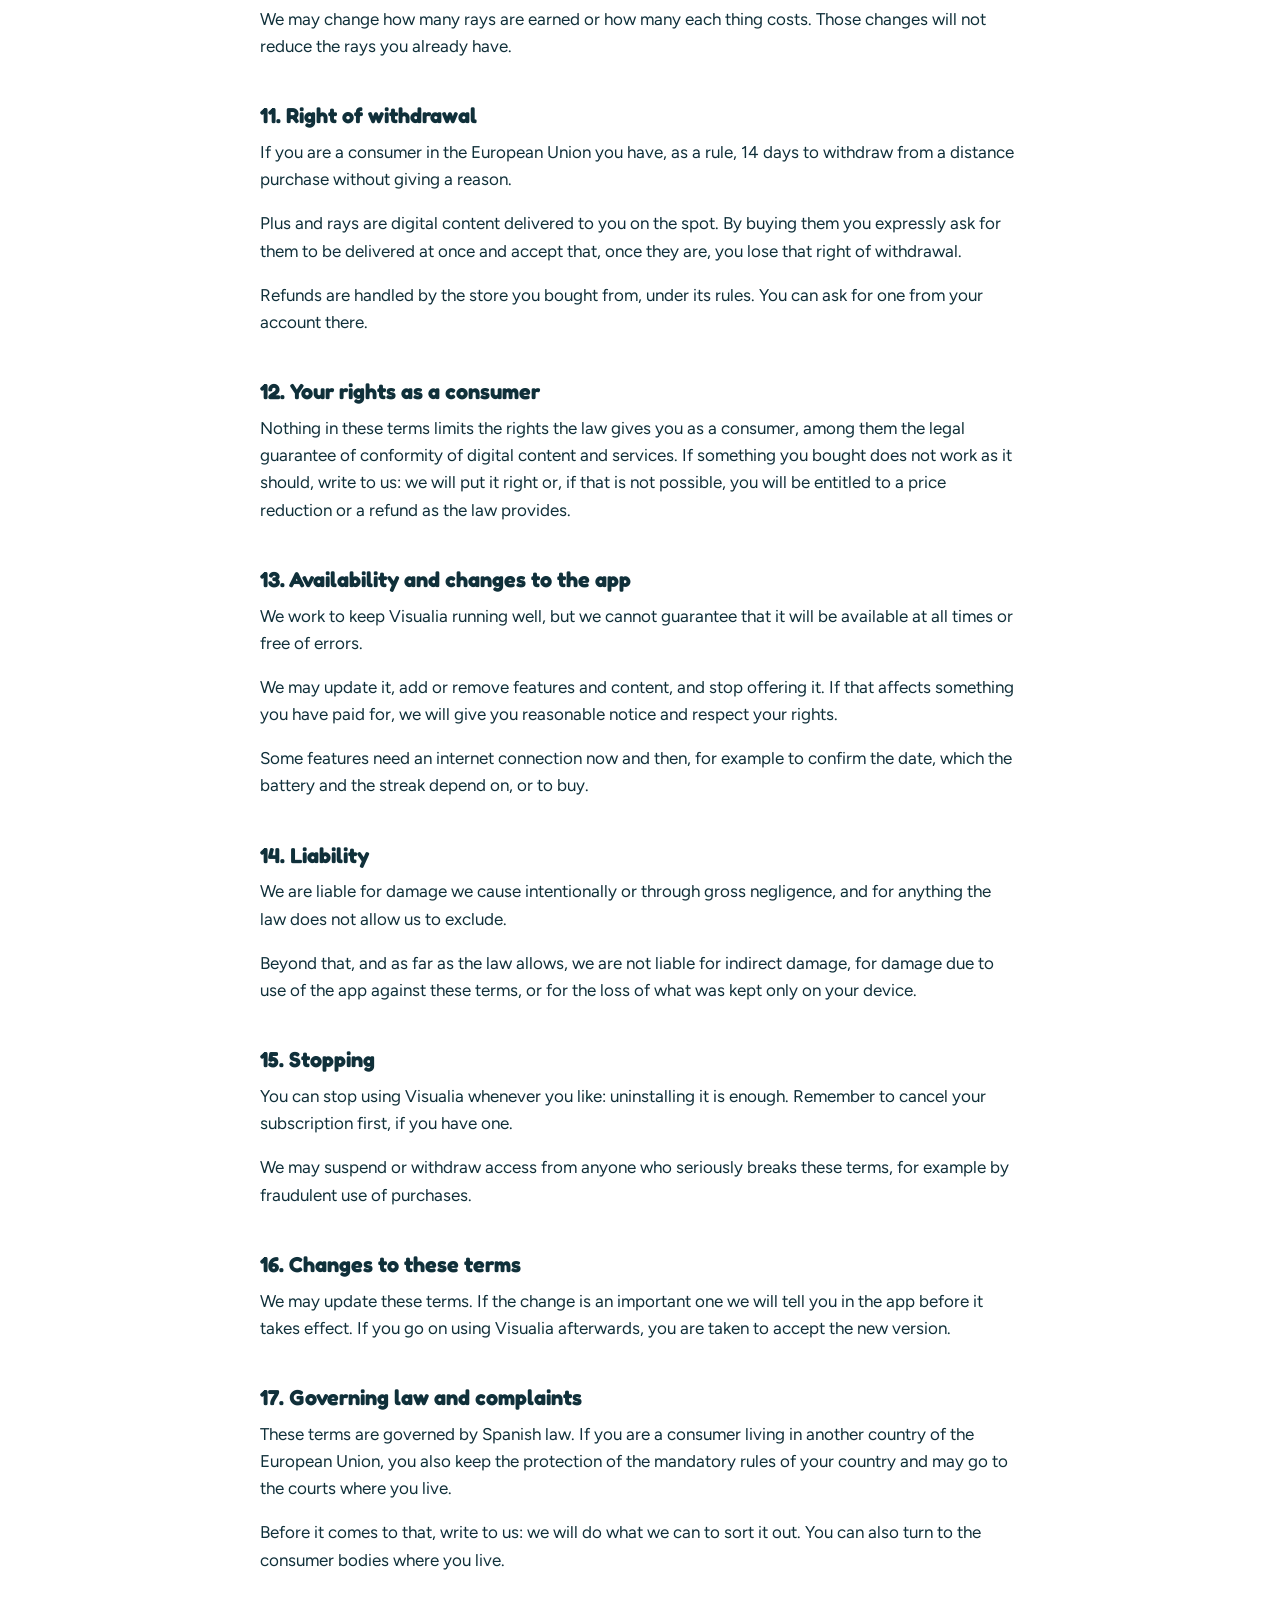
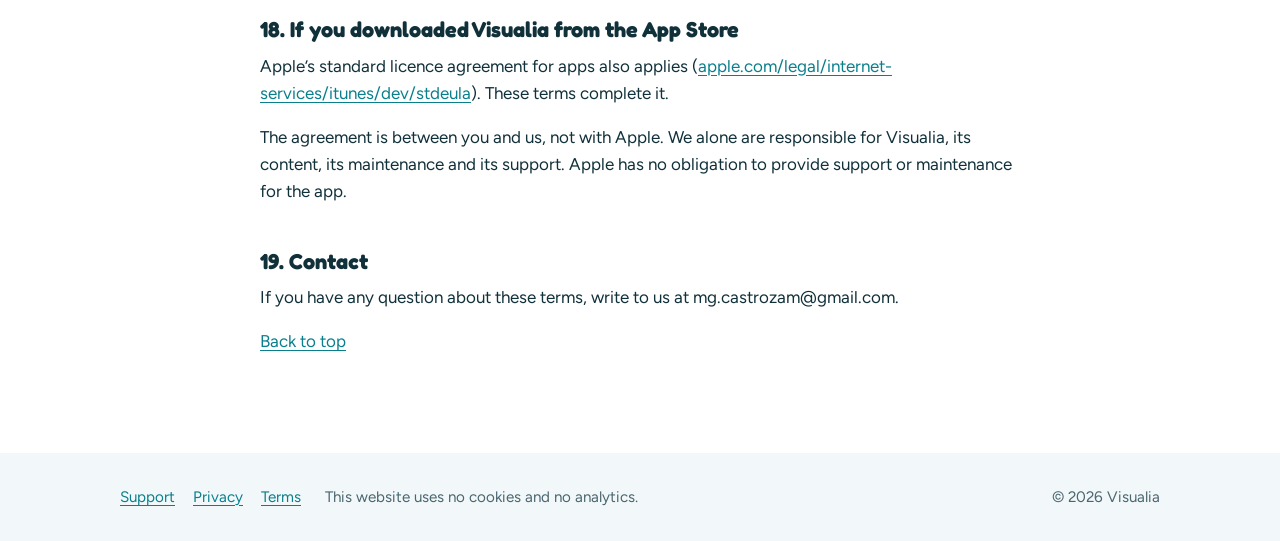
<file: en/terms.html>
<!doctype html>
<html lang="en">
<head>
<meta charset="utf-8">
<meta name="viewport" content="width=device-width, initial-scale=1">
<title>Terms and conditions · Visualia</title>
<meta name="description" content="Visualia terms and conditions.">
<meta name="theme-color" content="#1cc8d4">
<link rel="icon" type="image/png" sizes="32x32" href="../img/icono-32.png">
<link rel="apple-touch-icon" href="../img/icono-180.png">
<link rel="alternate" hreflang="es" href="../terminos.html">
<link rel="alternate" hreflang="en" href="../en/terms.html">
<link rel="stylesheet" href="../estilo.css">
</head>
<body>
<a class="skip" href="#contenido">Skip to content</a>
<header class="top"><div class="wrap">
<a class="brand" href="index.html"><img src="../img/icono-192.png" alt="" width="36" height="36"><span>Visualia</span></a>
<nav class="main" aria-label="Home"><a href="index.html">Home</a><a href="support.html">Support</a><a href="privacy.html">Privacy</a><a href="terms.html" aria-current=page>Terms</a><a class="lang" href="../terminos.html" lang="es" hreflang="es">Español</a></nav>
</div></header>
<main id="contenido">
<section class="page-head"><div class="wrap narrow">
<h1>Terms and conditions</h1>
<p>Last updated: 19 October 2026. It is the same text you see in the app.</p>
</div></section>
<div class="wrap narrow legal">
<nav class="toc" aria-label="On this page"><h2>On this page</h2><ol><li><a href="#s1">1. Who we are</a></li><li><a href="#s2">2. What these terms are</a></li><li><a href="#s3">3. Who can use Visualia</a></li><li><a href="#s4">4. Your progress</a></li><li><a href="#s5">5. The content</a></li><li><a href="#s6">6. What you may do with the app</a></li><li><a href="#s7">7. Who owns what</a></li><li><a href="#s8">8. What is free and what is paid for</a></li><li><a href="#s9">9. Subscriptions</a></li><li><a href="#s10">10. Rays and other virtual items</a></li><li><a href="#s11">11. Right of withdrawal</a></li><li><a href="#s12">12. Your rights as a consumer</a></li><li><a href="#s13">13. Availability and changes to the app</a></li><li><a href="#s14">14. Liability</a></li><li><a href="#s15">15. Stopping</a></li><li><a href="#s16">16. Changes to these terms</a></li><li><a href="#s17">17. Governing law and complaints</a></li><li><a href="#s18">18. If you downloaded Visualia from the App Store</a></li><li><a href="#s19">19. Contact</a></li></ol></nav>
<h2 id="s1">1. Who we are</h2><p>Visualia is an app for learning sign language (below, “Visualia” or “we”). The name and contact details of its owner are shown on the app’s page in the store you downloaded it from. You can write to us at mg.castrozam@gmail.com.</p><h2 id="s2">2. What these terms are</h2><p>These terms govern the use of Visualia. By using the app you accept them. If you do not agree with them, do not use it.</p><h2 id="s3">3. Who can use Visualia</h2><p>You can use Visualia on your own if you are 14 or over. If you are younger, you need the permission of your mother, father or legal guardian, who accepts these terms for you. The “Kids” path is meant to be used together with an adult.</p><p>Purchases can only be made by an adult, or by a minor with the authorisation of whoever has parental responsibility for them.</p><p>The “Unfiltered” content is for people aged 16 or over only, and stays switched off until someone declares that they are.</p><h2 id="s4">4. Your progress</h2><p>Visualia works without an account. Your name, your character, your progress, your rays and your settings are kept on your device. If you uninstall the app or clear its data they are lost, and we cannot get them back.</p><p>When Visualia offers accounts, yours will be personal and you will be responsible for who signs in with it.</p><h2 id="s5">5. The content</h2><p>We prepare and review the content with care. Even so, sign language, like any living language, varies from place to place and from person to person, so a sign may differ from the one used around you or may not be entirely accurate.</p><p>The content is there to teach and to support. It does not replace formal training, a professional interpreter or contact with people who sign, and it should not be the only thing you rely on when exact communication matters.</p><p>If you find something that could be better, we would be grateful if you told us.</p><h2 id="s6">6. What you may do with the app</h2><p>We give you permission to use Visualia on your devices, for personal and non-commercial use.</p><p>You may not copy it, modify it, resell it, rent it or make it available to others, or try to extract its code or get round its technical measures, except where the law expressly allows it. Nor may you use it in a way that harms other people or the service, or tamper with how it works to gain an advantage, for example by changing the date on your device.</p><h2 id="s7">7. Who owns what</h2><p>The app and its texts, drawings, characters, animations and sounds belong to Visualia or to those who have allowed us to use them, and are protected by law.</p><p>Sign languages belong to the Deaf communities that use them. The signs were prepared by consulting public databases of Spanish Sign Language.</p><h2 id="s8">8. What is free and what is paid for</h2><p>Downloading Visualia is free. Without paying you have the first level of each path, the dictionary, general review and the speller, within the daily limit set by the battery.</p><p>Visualia Plus opens the rest of the levels and the review of your mistakes, and removes the battery limit. You can have it with a single payment or with a monthly or yearly subscription. The Family plan is shared through your store’s family sharing, where the store offers it and with as many people as it allows.</p><p>The price of each thing is shown in the app before you buy, taxes included. You are charged by the store you downloaded the app from (Apple’s App Store or Google Play), with the payment method you have there and under its own conditions.</p><h2 id="s9">9. Subscriptions</h2><p>Before you subscribe, the app shows you the name of each subscription, how long each period lasts and its price. Payment is charged to your store account when you confirm the purchase.</p><p>A subscription renews by itself, for equal periods and at the price then in force, unless you cancel it at least 24 hours before the current period ends. The renewal is charged within the 24 hours before the end of each period.</p><p>You can cancel whenever you like from your account settings in the store. You will keep Plus until the end of the period you have already paid for. Uninstalling the app does not cancel the subscription.</p><p>If we change the price of a subscription you will be told in advance and, where the law or the store requires it, asked to accept it.</p><h2 id="s10">10. Rays and other virtual items</h2><p>Rays are a virtual currency that only works inside Visualia. They are earned by learning and can also be bought. They are not money: they have no value outside the app and cannot be exchanged for money, passed to someone else or sold.</p><p>Rays, and what you get with them, are kept on your device. If you uninstall the app or clear its data, they are lost.</p><p>We may change how many rays are earned or how many each thing costs. Those changes will not reduce the rays you already have.</p><h2 id="s11">11. Right of withdrawal</h2><p>If you are a consumer in the European Union you have, as a rule, 14 days to withdraw from a distance purchase without giving a reason.</p><p>Plus and rays are digital content delivered to you on the spot. By buying them you expressly ask for them to be delivered at once and accept that, once they are, you lose that right of withdrawal.</p><p>Refunds are handled by the store you bought from, under its rules. You can ask for one from your account there.</p><h2 id="s12">12. Your rights as a consumer</h2><p>Nothing in these terms limits the rights the law gives you as a consumer, among them the legal guarantee of conformity of digital content and services. If something you bought does not work as it should, write to us: we will put it right or, if that is not possible, you will be entitled to a price reduction or a refund as the law provides.</p><h2 id="s13">13. Availability and changes to the app</h2><p>We work to keep Visualia running well, but we cannot guarantee that it will be available at all times or free of errors.</p><p>We may update it, add or remove features and content, and stop offering it. If that affects something you have paid for, we will give you reasonable notice and respect your rights.</p><p>Some features need an internet connection now and then, for example to confirm the date, which the battery and the streak depend on, or to buy.</p><h2 id="s14">14. Liability</h2><p>We are liable for damage we cause intentionally or through gross negligence, and for anything the law does not allow us to exclude.</p><p>Beyond that, and as far as the law allows, we are not liable for indirect damage, for damage due to use of the app against these terms, or for the loss of what was kept only on your device.</p><h2 id="s15">15. Stopping</h2><p>You can stop using Visualia whenever you like: uninstalling it is enough. Remember to cancel your subscription first, if you have one.</p><p>We may suspend or withdraw access from anyone who seriously breaks these terms, for example by fraudulent use of purchases.</p><h2 id="s16">16. Changes to these terms</h2><p>We may update these terms. If the change is an important one we will tell you in the app before it takes effect. If you go on using Visualia afterwards, you are taken to accept the new version.</p><h2 id="s17">17. Governing law and complaints</h2><p>These terms are governed by Spanish law. If you are a consumer living in another country of the European Union, you also keep the protection of the mandatory rules of your country and may go to the courts where you live.</p><p>Before it comes to that, write to us: we will do what we can to sort it out. You can also turn to the consumer bodies where you live.</p><h2 id="s18">18. If you downloaded Visualia from the App Store</h2><p>Apple’s standard licence agreement for apps also applies (<a href="https://www.apple.com/legal/internet-services/itunes/dev/stdeula/">apple.com/legal/internet-services/itunes/dev/stdeula</a>). These terms complete it.</p><p>The agreement is between you and us, not with Apple. We alone are responsible for Visualia, its content, its maintenance and its support. Apple has no obligation to provide support or maintenance for the app.</p><h2 id="s19">19. Contact</h2><p>If you have any question about these terms, write to us at mg.castrozam@gmail.com.</p>
<p><a href="#contenido">Back to top</a></p>
</div>
</main>
<footer class="bottom"><div class="wrap">
<nav aria-label="Legal"><a href="support.html">Support</a><a href="privacy.html">Privacy</a><a href="terms.html">Terms</a></nav>
<p>This website uses no cookies and no analytics.</p>
<p class="end">© 2026 Visualia</p>
</div></footer>
</body>
</html>
</file>
<file: estilo.css>
@font-face { font-family: Fredoka; font-weight: 600; font-display: swap;
  src: url(fuentes/Fredoka-SemiBold.ttf) format('truetype'); }
@font-face { font-family: Fredoka; font-weight: 700; font-display: swap;
  src: url(fuentes/Fredoka-Bold.ttf) format('truetype'); }
@font-face { font-family: Figtree; font-weight: 400; font-display: swap;
  src: url(fuentes/Figtree-Regular.ttf) format('truetype'); }
@font-face { font-family: Figtree; font-weight: 600; font-display: swap;
  src: url(fuentes/Figtree-SemiBold.ttf) format('truetype'); }
@font-face { font-family: Figtree; font-weight: 700; font-display: swap;
  src: url(fuentes/Figtree-Bold.ttf) format('truetype'); }

:root {
  --ground: #ffffff;
  --ink: #10303a;
  --ink-soft: #4a6670;
  --turquoise: #1cc8d4;
  --turquoise-deep: #0a7f8c;
  --tint: #e4f8f9;
  --surface: #f2f8f9;
  --line: #dce8ea;
  --sun: #ffc83d;
  --radius: 24px;
}

* { box-sizing: border-box; }
html { -webkit-text-size-adjust: 100%; scroll-behavior: smooth; }
@media (prefers-reduced-motion: reduce) { html { scroll-behavior: auto; } }
body {
  margin: 0; background: var(--ground); color: var(--ink);
  font: 400 1.0625rem/1.6 Figtree, system-ui, -apple-system, 'Segoe UI', sans-serif;
}
h1, h2, h3 { font-family: Fredoka, Figtree, system-ui, sans-serif; line-height: 1.15;
  font-weight: 700; margin: 0 0 .5em; }
a { color: var(--turquoise-deep); text-underline-offset: 3px; }
a:focus-visible, .button:focus-visible { outline: 3px solid var(--sun); outline-offset: 3px;
  border-radius: 6px; }
img { max-width: 100%; height: auto; display: block; }

.skip { position: absolute; left: -999px; top: 8px; background: var(--ink); color: #fff;
  padding: 8px 14px; border-radius: 10px; z-index: 10; }
.skip:focus { left: 16px; }

.wrap { width: 100%; max-width: 1080px; margin: 0 auto; padding: 0 20px; }
.narrow { max-width: 760px; }

header.top { position: sticky; top: 0; z-index: 5; background: rgba(255,255,255,.94);
  backdrop-filter: blur(8px); border-bottom: 1px solid var(--line); }
header.top .wrap { display: flex; align-items: center; gap: 16px; min-height: 64px;
  flex-wrap: wrap; padding-top: 8px; padding-bottom: 8px; }
.brand { display: flex; align-items: center; gap: 10px; color: var(--ink);
  text-decoration: none; font: 700 1.35rem Fredoka, sans-serif; margin-right: auto; }
.brand img { width: 36px; height: 36px; border-radius: 9px; }
nav.main { display: flex; flex-wrap: wrap; gap: 4px 6px; }
nav.main a { color: var(--ink); text-decoration: none; font-weight: 600; padding: 6px 10px;
  border-radius: 999px; }
nav.main a:hover { background: var(--surface); }
nav.main a[aria-current=page] { background: var(--tint); color: var(--turquoise-deep); }
nav.main a.lang { border: 1.5px solid var(--line); }

.hero { background: var(--turquoise); color: #fff; }
.hero .wrap { display: grid; grid-template-columns: 1.2fr 1fr; gap: 32px; align-items: center;
  padding-top: 56px; padding-bottom: 56px; }
.hero h1 { font-size: clamp(2.1rem, 5vw, 3.4rem); }
.hero p.lead { font-size: 1.2rem; max-width: 34em; margin: 0 0 24px; }
.hero .tutor { background: #fff; border-radius: 50%; aspect-ratio: 1; max-width: 360px;
  width: 100%; margin: 0 auto; overflow: hidden; box-shadow: 0 18px 40px rgba(10,80,90,.25); }
.hero .tutor img { width: 100%; height: 100%; object-fit: cover; }
.pill { display: inline-block; background: #fff; color: var(--turquoise-deep);
  font-weight: 700; padding: 12px 22px; border-radius: 999px; }
a.pill { text-decoration: none; }
.hero small { display: block; margin-top: 12px; opacity: .95; font-size: .95rem; }

section.block { padding: 56px 0; }
section.block h2 { font-size: clamp(1.6rem, 3.5vw, 2.2rem); }
section.alt { background: var(--surface); }
.grid { display: grid; grid-template-columns: repeat(3, 1fr); gap: 18px; margin-top: 18px; }
.card { background: var(--ground); border: 1.5px solid var(--line); border-radius: var(--radius);
  padding: 22px; }
section.alt .card { border-color: transparent; }
.card h3 { font-size: 1.25rem; color: var(--turquoise-deep); }
.card p { margin: 0; color: var(--ink-soft); }

.shots { display: flex; gap: 18px; overflow-x: auto; scroll-snap-type: x mandatory;
  padding: 8px 4px 20px; margin-top: 18px; }
.shots img { width: 220px; flex: 0 0 auto; border-radius: 28px; scroll-snap-align: start;
  box-shadow: 0 10px 26px rgba(16,48,58,.14); }

.note { background: var(--tint); border-radius: var(--radius); padding: 24px; }
.note p { margin: 0; }

.page-head { background: var(--tint); }
.page-head .wrap { padding-top: 44px; padding-bottom: 36px; }
.page-head h1 { font-size: clamp(2rem, 4.5vw, 2.8rem); }
.page-head p { margin: 0; color: var(--ink-soft); }

.legal { padding: 36px 0 56px; }
.legal h2 { font-size: 1.35rem; margin-top: 2em; scroll-margin-top: 84px; }
.legal p { margin: 0 0 1em; }
.toc { background: var(--surface); border-radius: var(--radius); padding: 18px 22px; }
.toc h2 { margin: 0 0 .4em; font-size: 1.1rem; }
.toc ol { margin: 0; padding-left: 0; list-style: none; columns: 2; column-gap: 24px; }
.toc li { break-inside: avoid; padding: 2px 0; }

.contact { background: var(--tint); border-radius: var(--radius); padding: 24px; margin: 24px 0; }
.legal .contact h2 { font-size: 1.35rem; margin-top: 0; }
.contact p { margin: 0 0 .6em; }
.contact p:last-child { margin: 0; color: var(--ink-soft); }
.button { display: inline-block; background: var(--turquoise); color: var(--ink);
  font-weight: 700; text-decoration: none; padding: 12px 22px; border-radius: 999px;
  box-shadow: 0 4px 0 var(--turquoise-deep); }
details { border-bottom: 1.5px solid var(--line); padding: 14px 0; }
details summary { cursor: pointer; font-weight: 700; list-style-position: inside; }
details p { margin: .6em 0 0; color: var(--ink-soft); }

footer.bottom { background: var(--surface); padding: 32px 0; margin-top: 24px; font-size: .95rem; }
footer.bottom .wrap { display: flex; flex-wrap: wrap; gap: 10px 24px; align-items: center; }
footer.bottom nav { display: flex; flex-wrap: wrap; gap: 6px 18px; }
footer.bottom p { margin: 0; color: var(--ink-soft); }
footer.bottom .end { margin-left: auto; }

@media (max-width: 820px) {
  .hero .wrap { grid-template-columns: 1fr; padding-top: 36px; padding-bottom: 40px; }
  .hero .tutor { max-width: 240px; grid-row: 1; }
  .grid { grid-template-columns: 1fr; }
  .toc ol { columns: 1; }
  footer.bottom .end { margin-left: 0; }
}
@media (max-width: 560px) {
  .wrap { padding: 0 16px; }
  /* En el móvil el menú va en dos líneas: que no se quede fijo arriba. */
  header.top { position: static; }
  header.top .wrap { gap: 6px 10px; }
  nav.main { width: 100%; gap: 2px; }
  nav.main a { padding: 5px 9px; font-size: .95rem; }
  .shots img { width: 180px; }
}
</file>
